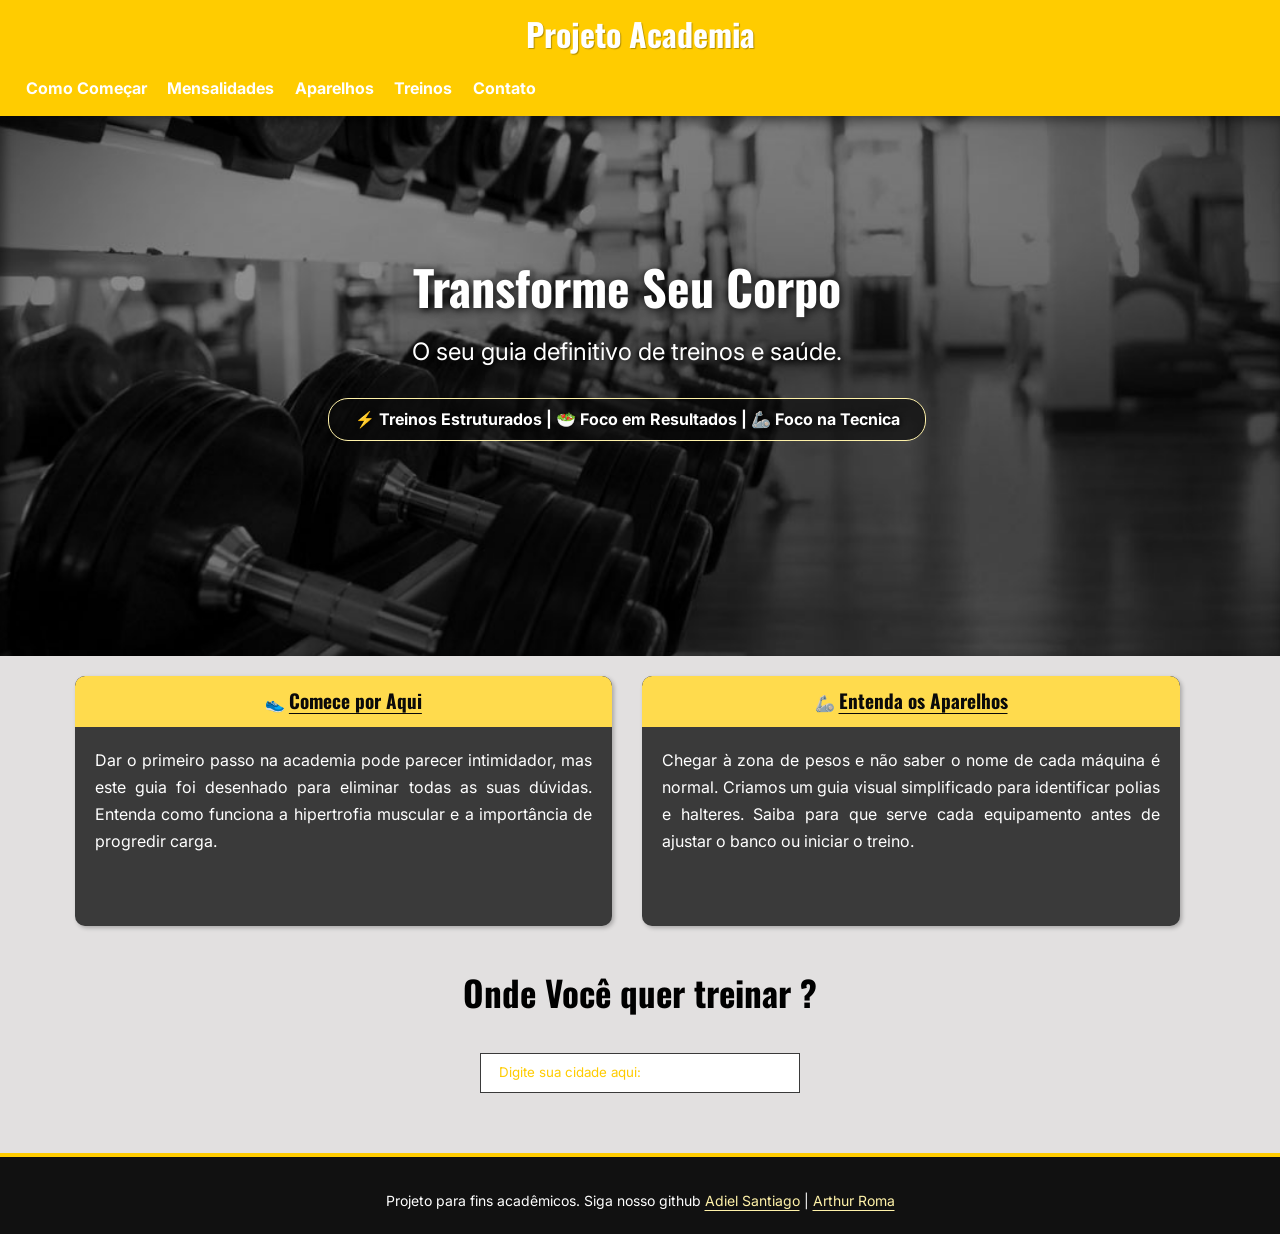
<file: index.html>
<!DOCTYPE html>
<html lang="pt-br">
<head>
    <meta charset="UTF-8">
    <meta name="viewport" content="width=device-width, initial-scale=1.0">
    <link rel="stylesheet" href="css/home.css">
    <title>Projeto academia</title>
</head>
<body>

    <header>
        <h1>Projeto Academia</h1>
        <nav>
            <a href="html/Guia de Iniciaçao.html">Como Começar</a>
            <a href="html/planos.html">Mensalidades</a> 
            <a href="html/aparelhos.html">Aparelhos</a>
            <a href="html/exercicios.html">Treinos</a>
            <a href="html/contato.html">Contato</a>
        
        </nav>
    </header>

    <main>
        <section class="Imagem_paralax">
            <h1>Transforme Seu Corpo</h1>
            <p>O seu guia definitivo de treinos e saúde.</p>
            
            <div class="destaque_paralax">
                <p>⚡ Treinos Estruturados | 🥗 Foco em Resultados | 🦾 Foco na Tecnica</p>
            </div>
        </section>

        <section id="cards">
            <div class="cartões_de_destaque">
                <h4>👟 <a href="html/Guia de Iniciaçao.html">Comece por Aqui</a></h4>
                <p>
                    Dar o primeiro passo na academia pode parecer intimidador, mas este guia foi desenhado para eliminar todas as suas 
                    dúvidas. Entenda como funciona a hipertrofia muscular e a importância de progredir carga.
                </p>
            </div>
            
            <div class="cartões_de_destaque">
                <h4>🦾 <a href="html/aparelhos.html">Entenda os Aparelhos</a></h4>
                <p>
                    Chegar à zona de pesos e não saber o nome de cada máquina é normal. Criamos um guia visual simplificado para 
                    identificar polias e halteres. Saiba para que serve cada equipamento antes de ajustar o banco ou iniciar o treino.
                </p>
            </div>
        </section>

        <section class="input">
            <h1>Onde Você quer treinar ?</h1>
            <form>
                <input type="text" name="cidade_treino" list="lista_cidades" autocomplete="on" placeholder="Digite sua cidade aqui: ">
                
                <datalist id="lista_cidades">
                    <option value="São Paulo - SP">
                    <option value="Rio de Janeiro - RJ">
                    <option value="Belo Horizonte - MG">
                    <option value="Brasília - DF">
                    <option value="Curitiba - PR">
                    <option value="Porto Alegre - RS">
                    <option value="Salvador - BA">
                    <option value="Recife - PE">
                    <option value="Fortaleza - CE">
                    <option value="João Pessoa - PB">
                    <option value="Goiânia - GO">
                    <option value="Florianópolis - SC">
                    <option value="Manaus - AM">
                </datalist>
            </form>
        </section>
    </main>

    <aside>
        <!-- Conteúdo lateral opcional -->
    </aside>

    <footer>
        <p>Projeto para fins acadêmicos. Siga nosso github 
            <a href="https://github.com/AdielSantiago/" target="_blank">Adiel Santiago</a> | 
            <a href="https://github.com/Arthur-Roma1" target="_blank">Arthur Roma</a>
        </p>
    </footer>

</body>
</html>
</file>
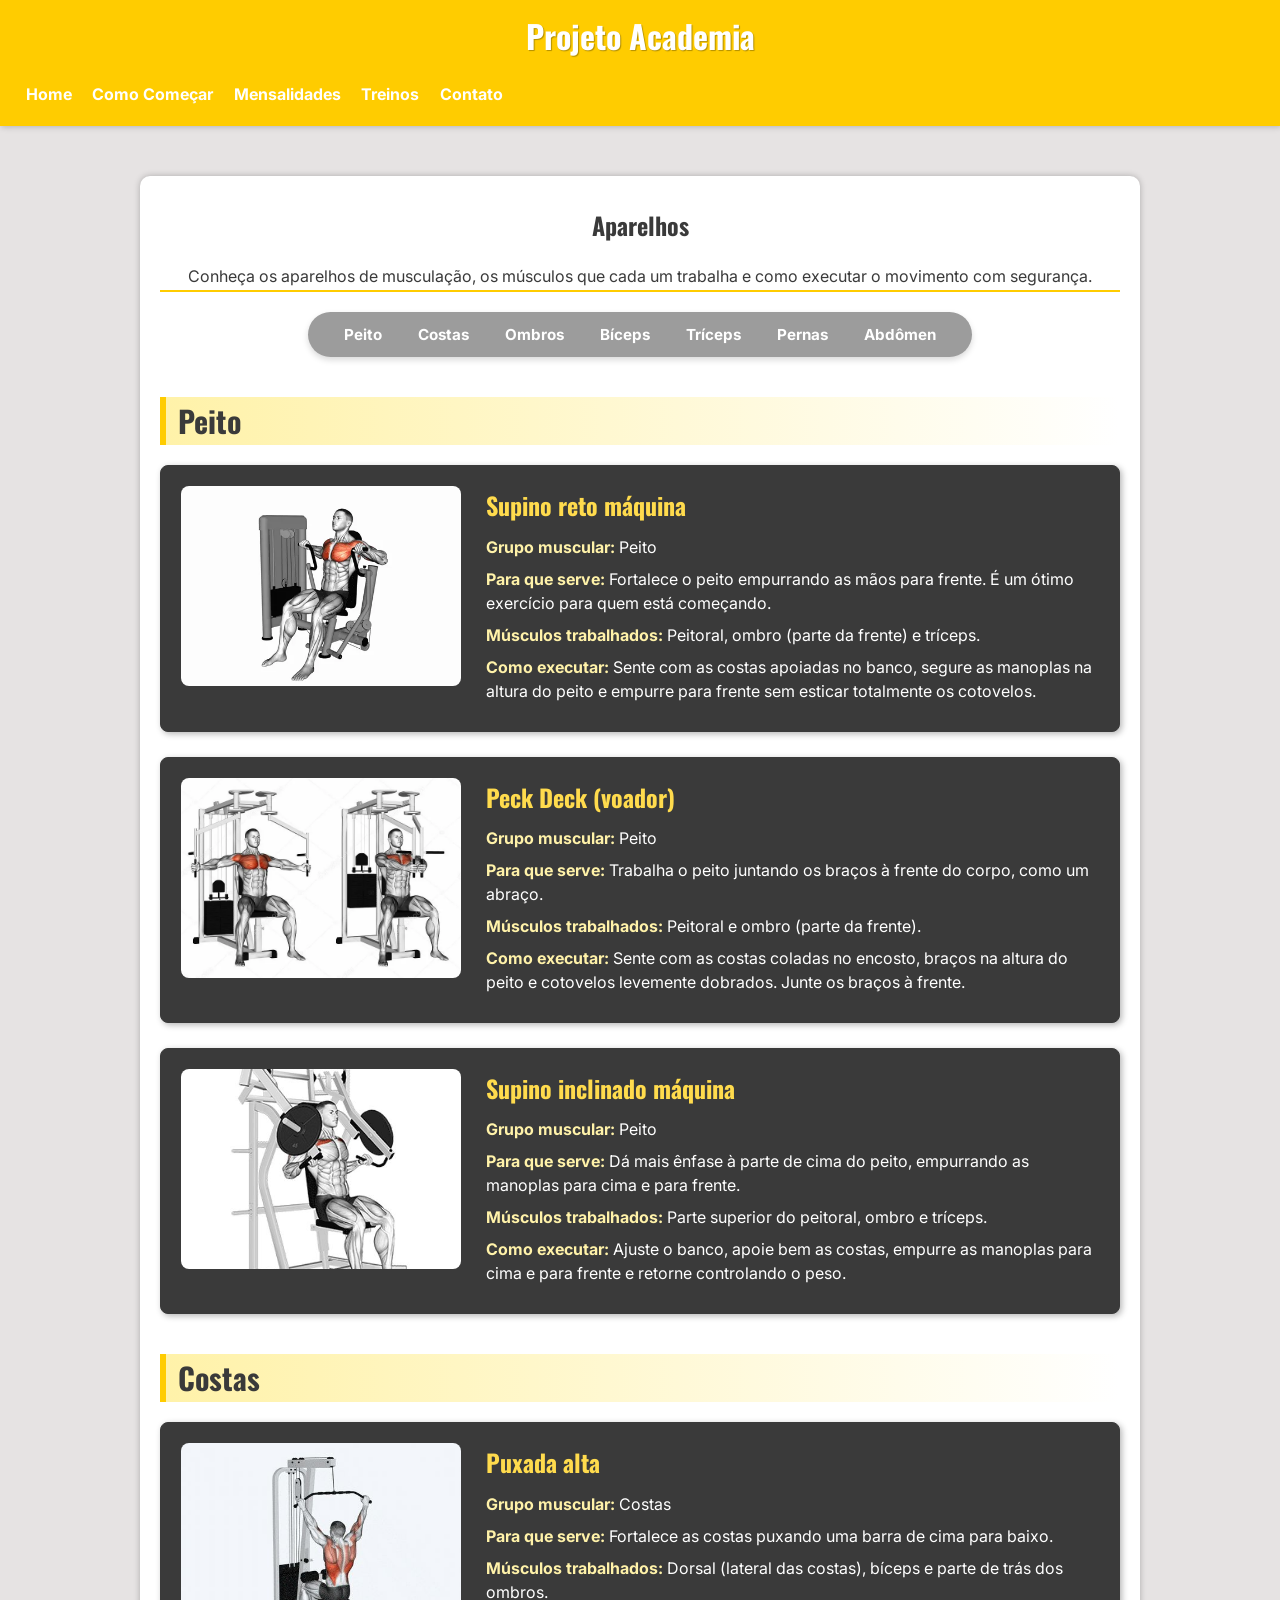
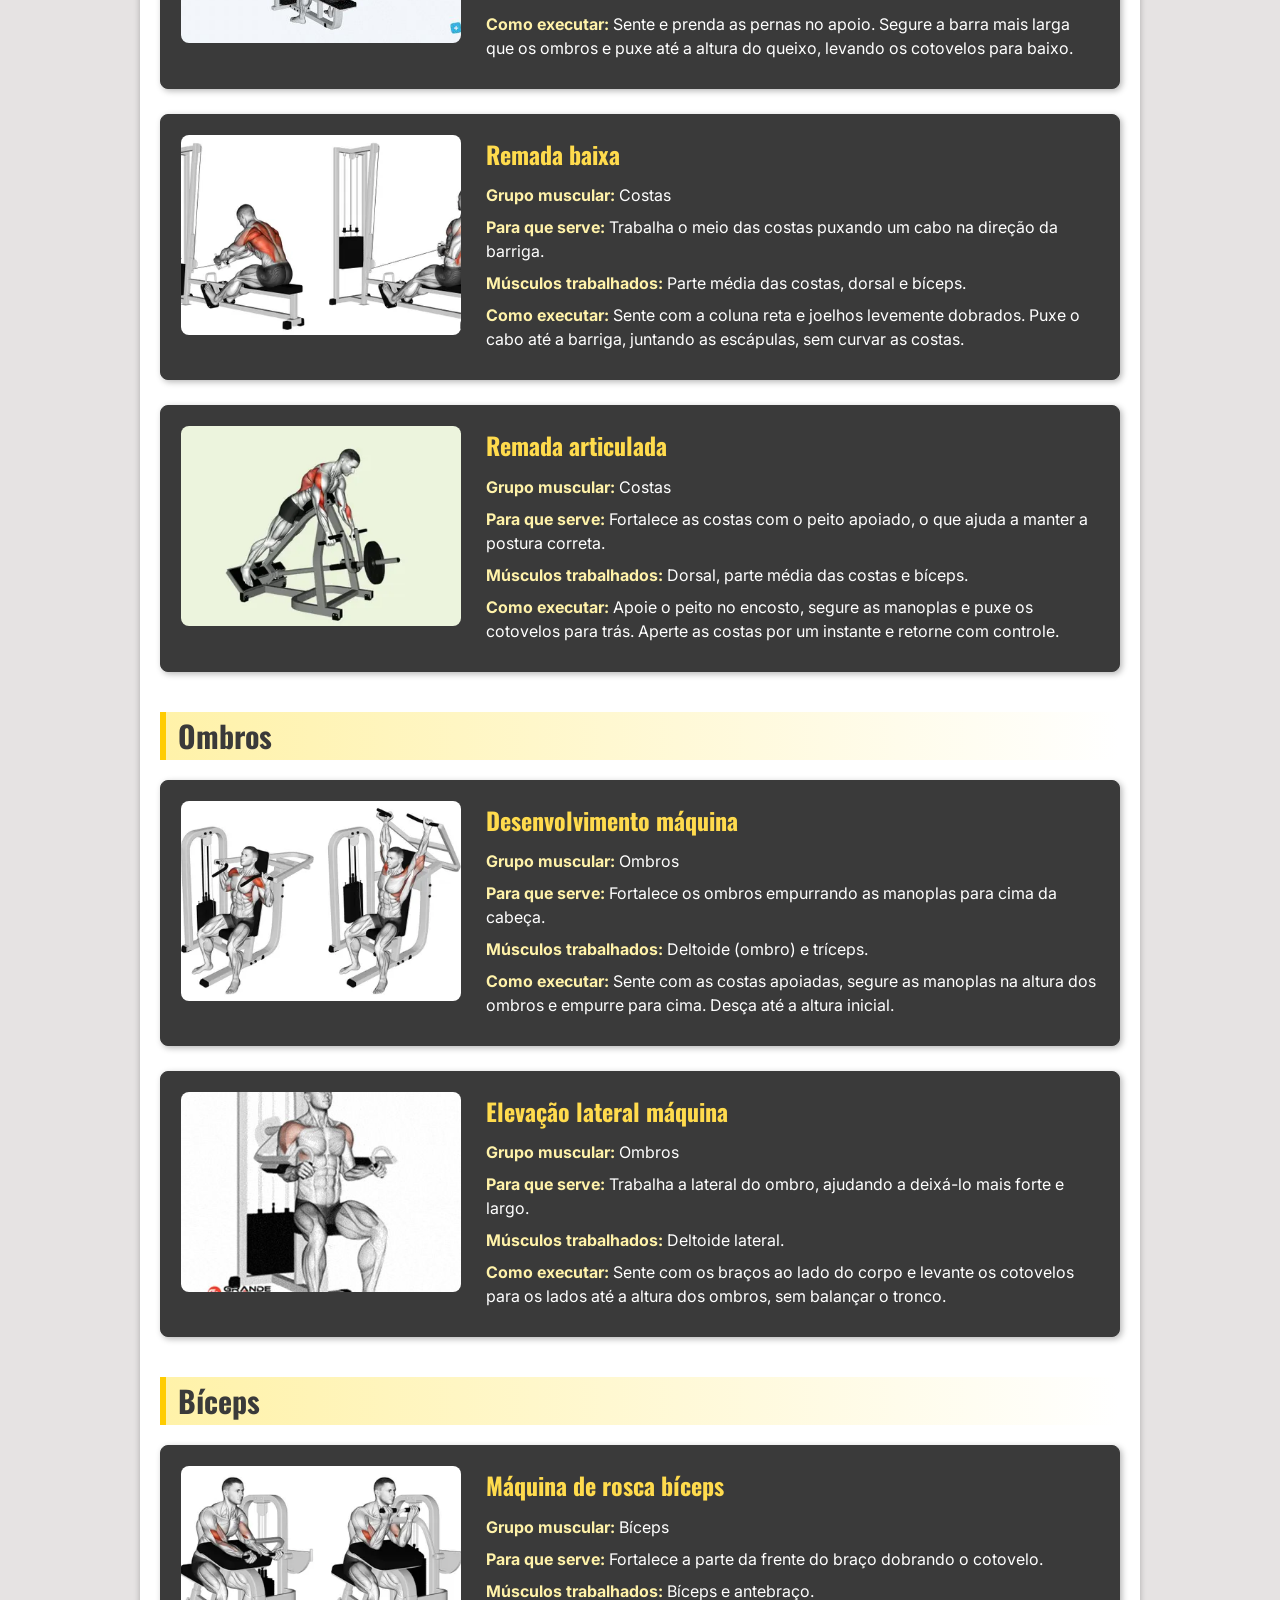
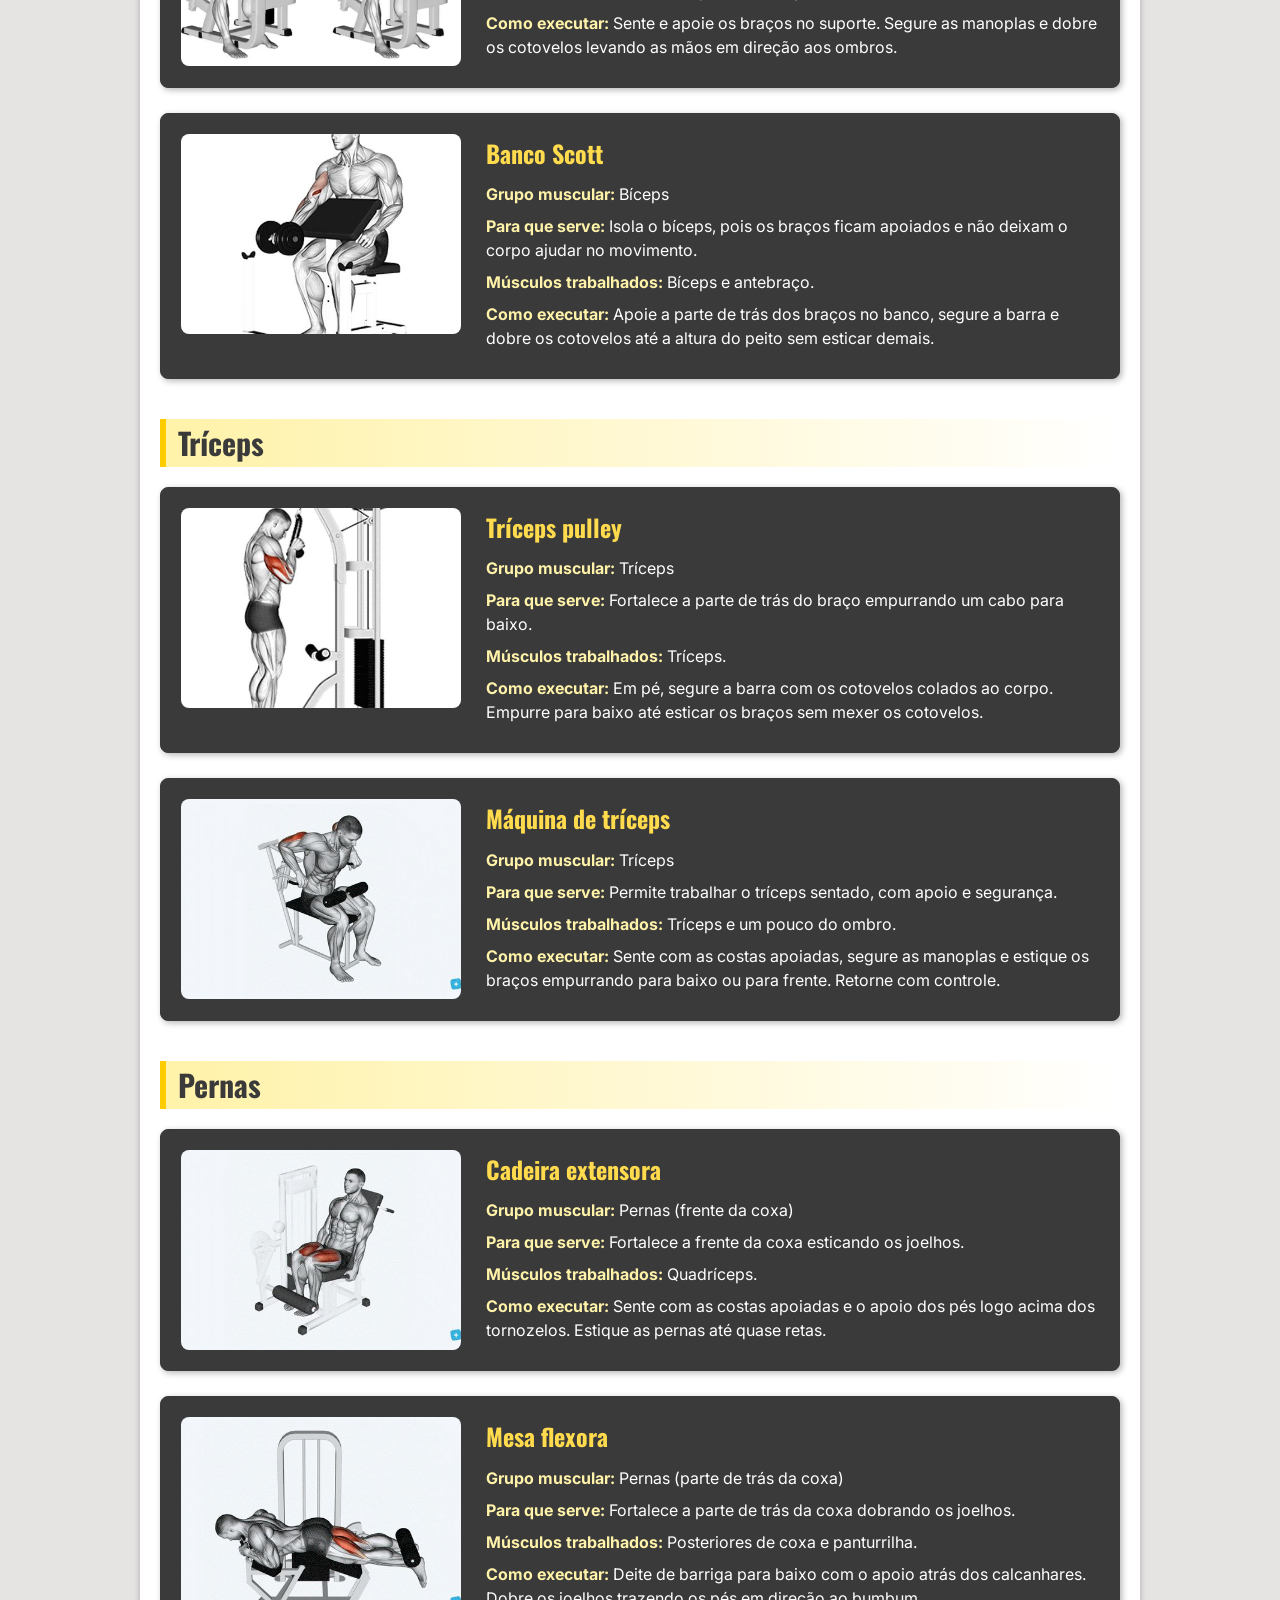
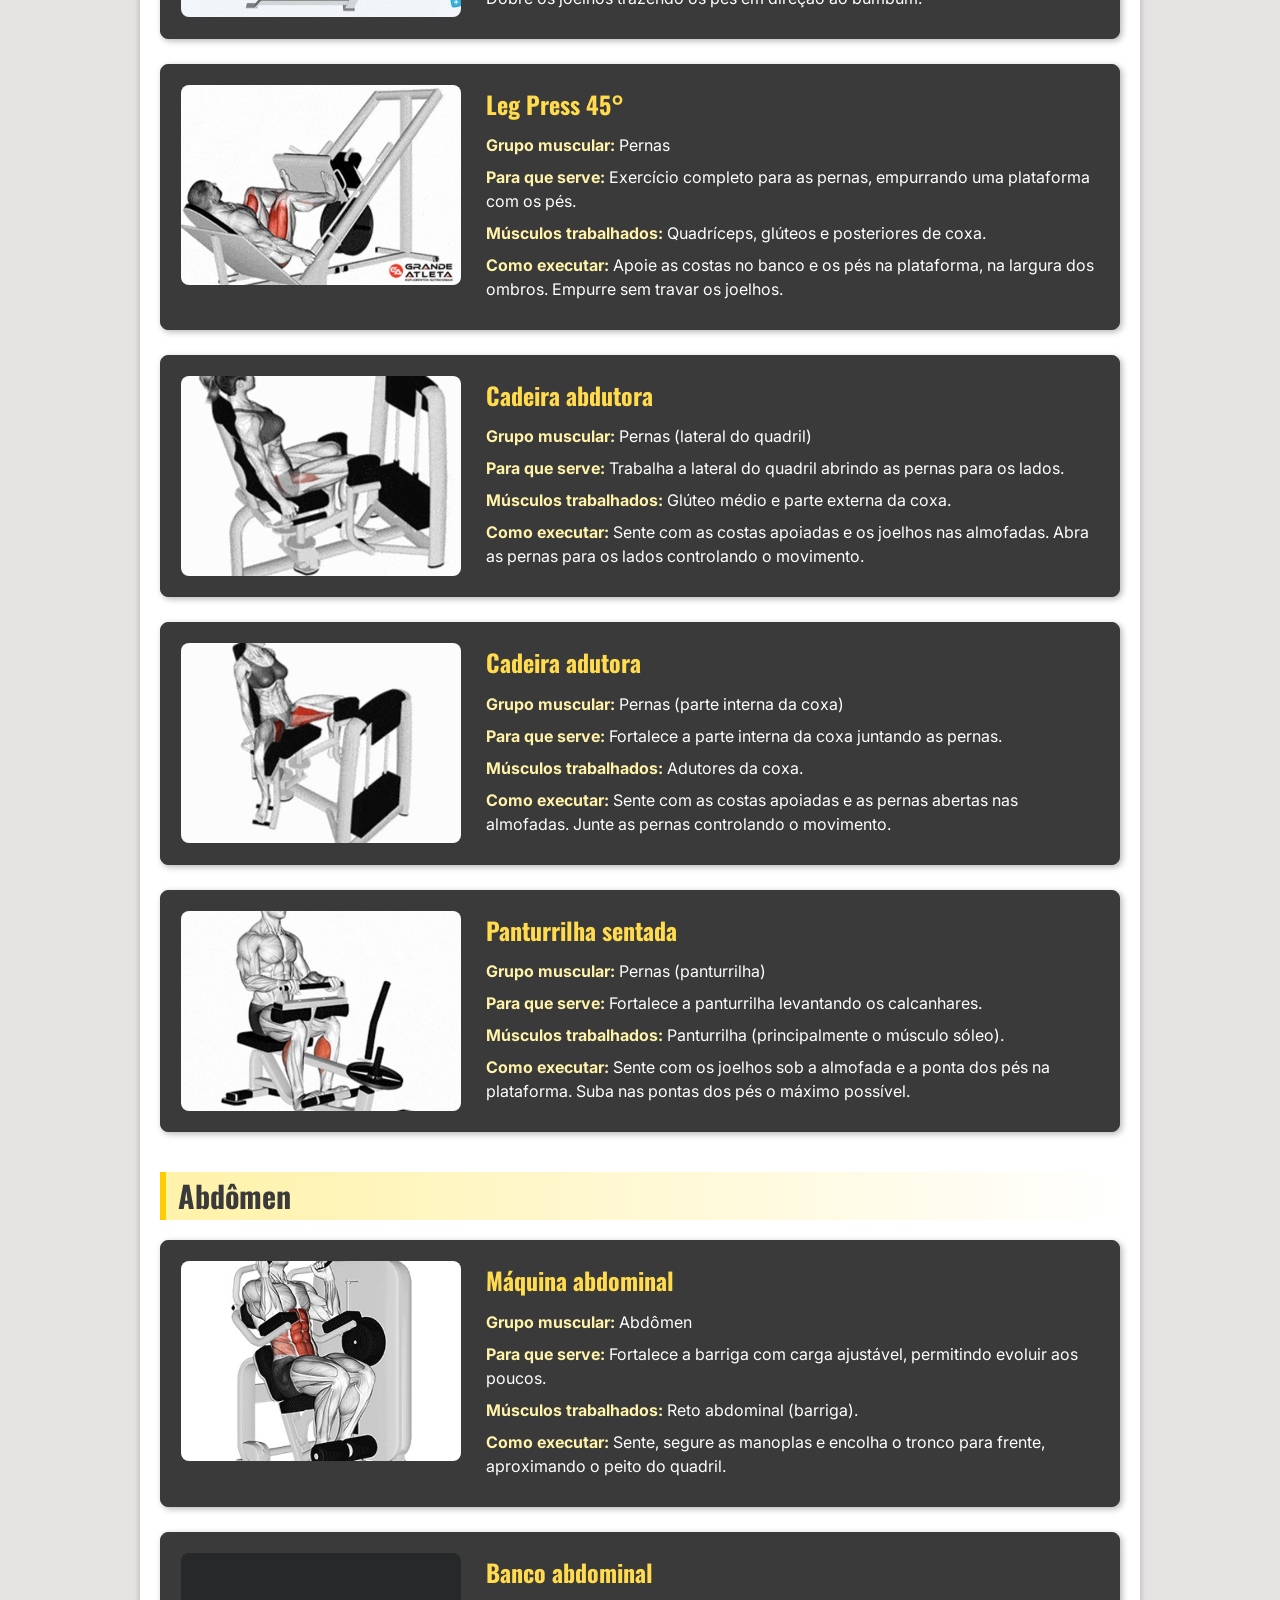
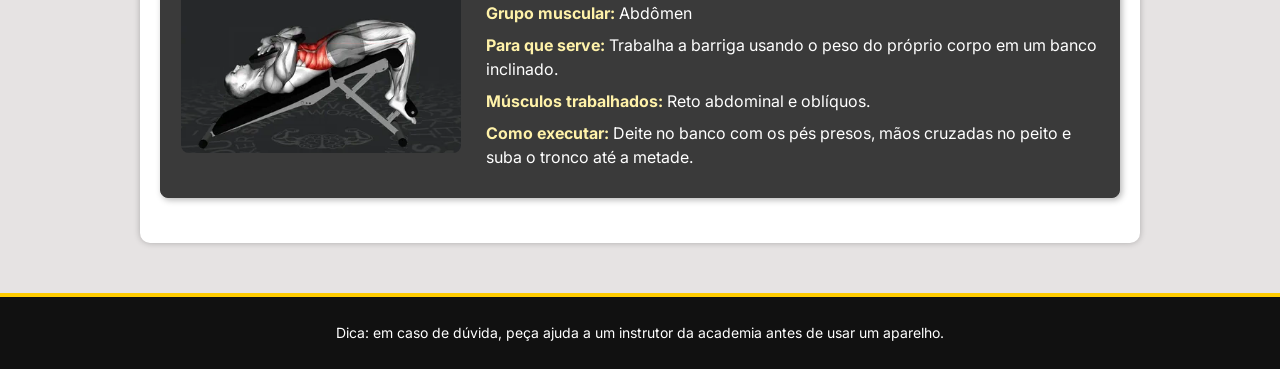
<file: html/aparelhos.html>
<!DOCTYPE html>
<html lang="pt-BR">
<head>
    <meta charset="UTF-8">
    <meta name="viewport" content="width=device-width, initial-scale=1.0">
    <link rel="stylesheet" href="../css/aparelhos.css">
    <title>Aparelhos da Academia</title>
</head>
<body>

    <header>
        <h1>Projeto Academia</h1>
        <nav>
            <a href="../index.html">Home</a>
            <a href="Guia de Iniciaçao.html">Como Começar</a>
            <a href="planos.html">Mensalidades</a> 
            <a href="exercicios.html">Treinos</a>
            <a href="contato.html">Contato</a>
        </nav>
    </header>

    <main class="container">

        <section class="header">
        <h1>Aparelhos</h1>
        <p>Conheça os aparelhos de musculação, os músculos que cada um trabalha e como executar o movimento com segurança.</p>
        <hr>
        <nav>
            <a href="#peito">Peito</a>
            <a href="#costas">Costas</a>
            <a href="#ombros">Ombros</a>
            <a href="#biceps">Bíceps</a>
            <a href="#triceps">Tríceps</a>
            <a href="#pernas">Pernas</a>
            <a href="#abdomen">Abdômen</a>
        </nav>
    </section>

        <section id="peito">
            <h2>Peito</h2>

            <article>
                <img src="../image/supinreto na maquina.webp" alt="Aparelho de supino reto na máquina">
                <div>
                    <h3>Supino reto máquina</h3>
                    <p><strong>Grupo muscular:</strong> Peito</p>
                    <p><strong>Para que serve:</strong> Fortalece o peito empurrando as mãos para frente. É um ótimo exercício para quem está começando.</p>
                    <p><strong>Músculos trabalhados:</strong> Peitoral, ombro (parte da frente) e tríceps.</p>
                    <p><strong>Como executar:</strong> Sente com as costas apoiadas no banco, segure as manoplas na altura do peito e empurre para frente sem esticar totalmente os cotovelos.</p>
                </div>
            </article>

            <article>
                <img src="../image/peck deck.webp" alt="Aparelho Peck Deck, também chamado de voador">
                <div>
                    <h3>Peck Deck (voador)</h3>
                    <p><strong>Grupo muscular:</strong> Peito</p>
                    <p><strong>Para que serve:</strong> Trabalha o peito juntando os braços à frente do corpo, como um abraço.</p>
                    <p><strong>Músculos trabalhados:</strong> Peitoral e ombro (parte da frente).</p>
                    <p><strong>Como executar:</strong> Sente com as costas coladas no encosto, braços na altura do peito e cotovelos levemente dobrados. Junte os braços à frente.</p>
                </div>
            </article>

            <article>
                <img src="../image/supino inclinado na maquina.jpg" alt="Aparelho de supino inclinado na máquina">
                <div>
                    <h3>Supino inclinado máquina</h3>
                    <p><strong>Grupo muscular:</strong> Peito</p>
                    <p><strong>Para que serve:</strong> Dá mais ênfase à parte de cima do peito, empurrando as manoplas para cima e para frente.</p>
                    <p><strong>Músculos trabalhados:</strong> Parte superior do peitoral, ombro e tríceps.</p>
                    <p><strong>Como executar:</strong> Ajuste o banco, apoie bem as costas, empurre as manoplas para cima e para frente e retorne controlando o peso.</p>
                </div>
            </article>
        </section>

        <section id="costas">
            <h2>Costas</h2>

            <article>
                <img src="../image/puxada frontal.jpg" alt="Aparelho de puxada alta com barra">
                <div>
                    <h3>Puxada alta</h3>
                    <p><strong>Grupo muscular:</strong> Costas</p>
                    <p><strong>Para que serve:</strong> Fortalece as costas puxando uma barra de cima para baixo.</p>
                    <p><strong>Músculos trabalhados:</strong> Dorsal (lateral das costas), bíceps e parte de trás dos ombros.</p>
                    <p><strong>Como executar:</strong> Sente e prenda as pernas no apoio. Segure a barra mais larga que os ombros e puxe até a altura do queixo, levando os cotovelos para baixo.</p>
                </div>
            </article>

            <article>
                <img src="../image/remada baixa.webp" alt="Aparelho de remada baixa com cabo">
                <div>
                    <h3>Remada baixa</h3>
                    <p><strong>Grupo muscular:</strong> Costas</p>
                    <p><strong>Para que serve:</strong> Trabalha o meio das costas puxando um cabo na direção da barriga.</p>
                    <p><strong>Músculos trabalhados:</strong> Parte média das costas, dorsal e bíceps.</p>
                    <p><strong>Como executar:</strong> Sente com a coluna reta e joelhos levemente dobrados. Puxe o cabo até a barriga, juntando as escápulas, sem curvar as costas.</p>
                </div>
            </article>

            <article>
                <img src="../image/remada articulada.webp" alt="Aparelho de remada articulada com apoio para o peito">
                <div>
                    <h3>Remada articulada</h3>
                    <p><strong>Grupo muscular:</strong> Costas</p>
                    <p><strong>Para que serve:</strong> Fortalece as costas com o peito apoiado, o que ajuda a manter a postura correta.</p>
                    <p><strong>Músculos trabalhados:</strong> Dorsal, parte média das costas e bíceps.</p>
                    <p><strong>Como executar:</strong> Apoie o peito no encosto, segure as manoplas e puxe os cotovelos para trás. Aperte as costas por um instante e retorne com controle.</p>
                </div>
            </article>
        </section>

        <section id="ombros">
            <h2>Ombros</h2>

            <article>
                <img src="../image/machine shoulder press.webp" alt="Aparelho de desenvolvimento para ombros">
                <div>
                    <h3>Desenvolvimento máquina</h3>
                    <p><strong>Grupo muscular:</strong> Ombros</p>
                    <p><strong>Para que serve:</strong> Fortalece os ombros empurrando as manoplas para cima da cabeça.</p>
                    <p><strong>Músculos trabalhados:</strong> Deltoide (ombro) e tríceps.</p>
                    <p><strong>Como executar:</strong> Sente com as costas apoiadas, segure as manoplas na altura dos ombros e empurre para cima. Desça até a altura inicial.</p>
                </div>
            </article>

            <article>
                <img src="../image/elevacao lateral na maquina.jpg" alt="Aparelho de elevação lateral para ombros">
                <div>
                    <h3>Elevação lateral máquina</h3>
                    <p><strong>Grupo muscular:</strong> Ombros</p>
                    <p><strong>Para que serve:</strong> Trabalha a lateral do ombro, ajudando a deixá-lo mais forte e largo.</p>
                    <p><strong>Músculos trabalhados:</strong> Deltoide lateral.</p>
                    <p><strong>Como executar:</strong> Sente com os braços ao lado do corpo e levante os cotovelos para os lados até a altura dos ombros, sem balançar o tronco.</p>
                </div>
            </article>
        </section>

        <section id="biceps">
            <h2>Bíceps</h2>

            <article>
                <img src="../image/maquina de rosca biceps.webp" alt="Máquina de rosca para bíceps">
                <div>
                    <h3>Máquina de rosca bíceps</h3>
                    <p><strong>Grupo muscular:</strong> Bíceps</p>
                    <p><strong>Para que serve:</strong> Fortalece a parte da frente do braço dobrando o cotovelo.</p>
                    <p><strong>Músculos trabalhados:</strong> Bíceps e antebraço.</p>
                    <p><strong>Como executar:</strong> Sente e apoie os braços no suporte. Segure as manoplas e dobre os cotovelos levando as mãos em direção aos ombros.</p>
                </div>
            </article>

            <article>
                <img src="../image/Rosca Scott com halteres.jpg" alt="Banco Scott para rosca de bíceps">
                <div>
                    <h3>Banco Scott</h3>
                    <p><strong>Grupo muscular:</strong> Bíceps</p>
                    <p><strong>Para que serve:</strong> Isola o bíceps, pois os braços ficam apoiados e não deixam o corpo ajudar no movimento.</p>
                    <p><strong>Músculos trabalhados:</strong> Bíceps e antebraço.</p>
                    <p><strong>Como executar:</strong> Apoie a parte de trás dos braços no banco, segure a barra e dobre os cotovelos até a altura do peito sem esticar demais.</p>
                </div>
            </article>
        </section>

        <section id="triceps">
            <h2>Tríceps</h2>

            <article>
                <img src="../image/triceps pulley.jpg" alt="Aparelho de tríceps pulley com cabo">
                <div>
                    <h3>Tríceps pulley</h3>
                    <p><strong>Grupo muscular:</strong> Tríceps</p>
                    <p><strong>Para que serve:</strong> Fortalece a parte de trás do braço empurrando um cabo para baixo.</p>
                    <p><strong>Músculos trabalhados:</strong> Tríceps.</p>
                    <p><strong>Como executar:</strong> Em pé, segure a barra com os cotovelos colados ao corpo. Empurre para baixo até esticar os braços sem mexer os cotovelos.</p>
                </div>
            </article>

            <article>
                <img src="../image/treino de triceps em.jpg" alt="Máquina de tríceps sentada">
                <div>
                    <h3>Máquina de tríceps</h3>
                    <p><strong>Grupo muscular:</strong> Tríceps</p>
                    <p><strong>Para que serve:</strong> Permite trabalhar o tríceps sentado, com apoio e segurança.</p>
                    <p><strong>Músculos trabalhados:</strong> Tríceps e um pouco do ombro.</p>
                    <p><strong>Como executar:</strong> Sente com as costas apoiadas, segure as manoplas e estique os braços empurrando para baixo ou para frente. Retorne com controle.</p>
                </div>
            </article>
        </section>

        <section id="pernas">
            <h2>Pernas</h2>

            <article>
                <img src="../image/cadeira extensora.jpg" alt="Cadeira extensora para as coxas">
                <div>
                    <h3>Cadeira extensora</h3>
                    <p><strong>Grupo muscular:</strong> Pernas (frente da coxa)</p>
                    <p><strong>Para que serve:</strong> Fortalece a frente da coxa esticando os joelhos.</p>
                    <p><strong>Músculos trabalhados:</strong> Quadríceps.</p>
                    <p><strong>Como executar:</strong> Sente com as costas apoiadas e o apoio dos pés logo acima dos tornozelos. Estique as pernas até quase retas.</p>
                </div>
            </article>

            <article>
                <img src="../image/mesa flexora.jpg" alt="Mesa flexora para a parte de trás da coxa">
                <div>
                    <h3>Mesa flexora</h3>
                    <p><strong>Grupo muscular:</strong> Pernas (parte de trás da coxa)</p>
                    <p><strong>Para que serve:</strong> Fortalece a parte de trás da coxa dobrando os joelhos.</p>
                    <p><strong>Músculos trabalhados:</strong> Posteriores de coxa e panturrilha.</p>
                    <p><strong>Como executar:</strong> Deite de barriga para baixo com o apoio atrás dos calcanhares. Dobre os joelhos trazendo os pés em direção ao bumbum.</p>
                </div>
            </article>

            <article>
                <img src="../image/leg press 45°.jpg" alt="Aparelho Leg Press 45 graus">
                <div>
                    <h3>Leg Press 45°</h3>
                    <p><strong>Grupo muscular:</strong> Pernas</p>
                    <p><strong>Para que serve:</strong> Exercício completo para as pernas, empurrando uma plataforma com os pés.</p>
                    <p><strong>Músculos trabalhados:</strong> Quadríceps, glúteos e posteriores de coxa.</p>
                    <p><strong>Como executar:</strong> Apoie as costas no banco e os pés na plataforma, na largura dos ombros. Empurre sem travar os joelhos.</p>
                </div>
            </article>

            <article>
                <img src="../image/abdutora.jpg" alt="Cadeira abdutora para a lateral do quadril">
                <div>
                    <h3>Cadeira abdutora</h3>
                    <p><strong>Grupo muscular:</strong> Pernas (lateral do quadril)</p>
                    <p><strong>Para que serve:</strong> Trabalha a lateral do quadril abrindo as pernas para os lados.</p>
                    <p><strong>Músculos trabalhados:</strong> Glúteo médio e parte externa da coxa.</p>
                    <p><strong>Como executar:</strong> Sente com as costas apoiadas e os joelhos nas almofadas. Abra as pernas para os lados controlando o movimento.</p>
                </div>
            </article>

            <article>
                <img src="../image/adutores.jpg" alt="Cadeira adutora para a parte interna da coxa">
                <div>
                    <h3>Cadeira adutora</h3>
                    <p><strong>Grupo muscular:</strong> Pernas (parte interna da coxa)</p>
                    <p><strong>Para que serve:</strong> Fortalece a parte interna da coxa juntando as pernas.</p>
                    <p><strong>Músculos trabalhados:</strong> Adutores da coxa.</p>
                    <p><strong>Como executar:</strong> Sente com as costas apoiadas e as pernas abertas nas almofadas. Junte as pernas controlando o movimento.</p>
                </div>
            </article>

            <article>
                <img src="../image/Panturrilha Sentado Maquina.jpg" alt="Aparelho de panturrilha sentada">
                <div>
                    <h3>Panturrilha sentada</h3>
                    <p><strong>Grupo muscular:</strong> Pernas (panturrilha)</p>
                    <p><strong>Para que serve:</strong> Fortalece a panturrilha levantando os calcanhares.</p>
                    <p><strong>Músculos trabalhados:</strong> Panturrilha (principalmente o músculo sóleo).</p>
                    <p><strong>Como executar:</strong> Sente com os joelhos sob a almofada e a ponta dos pés na plataforma. Suba nas pontas dos pés o máximo possível.</p>
                </div>
            </article>
        </section>

        <section id="abdomen">
            <h2>Abdômen</h2>

            <article>
                <img src="../image/abdominal maquina.jpg" alt="Máquina abdominal sentada">
                <div>
                    <h3>Máquina abdominal</h3>
                    <p><strong>Grupo muscular:</strong> Abdômen</p>
                    <p><strong>Para que serve:</strong> Fortalece a barriga com carga ajustável, permitindo evoluir aos poucos.</p>
                    <p><strong>Músculos trabalhados:</strong> Reto abdominal (barriga).</p>
                    <p><strong>Como executar:</strong> Sente, segure as manoplas e encolha o tronco para frente, aproximando o peito do quadril.</p>
                </div>
            </article>

            <article>
                <img src="../image/abdominal inclinado.webp" alt="Banco abdominal inclinado">
                <div>
                    <h3>Banco abdominal</h3>
                    <p><strong>Grupo muscular:</strong> Abdômen</p>
                    <p><strong>Para que serve:</strong> Trabalha a barriga usando o peso do próprio corpo em um banco inclinado.</p>
                    <p><strong>Músculos trabalhados:</strong> Reto abdominal e oblíquos.</p>
                    <p><strong>Como executar:</strong> Deite no banco com os pés presos, mãos cruzadas no peito e suba o tronco até a metade.</p>
                </div>
            </article>
        </section>

    </main>

    <footer>
        <p>Dica: em caso de dúvida, peça ajuda a um instrutor da academia antes de usar um aparelho.</p>
    </footer>

</body>
</html>
</file>
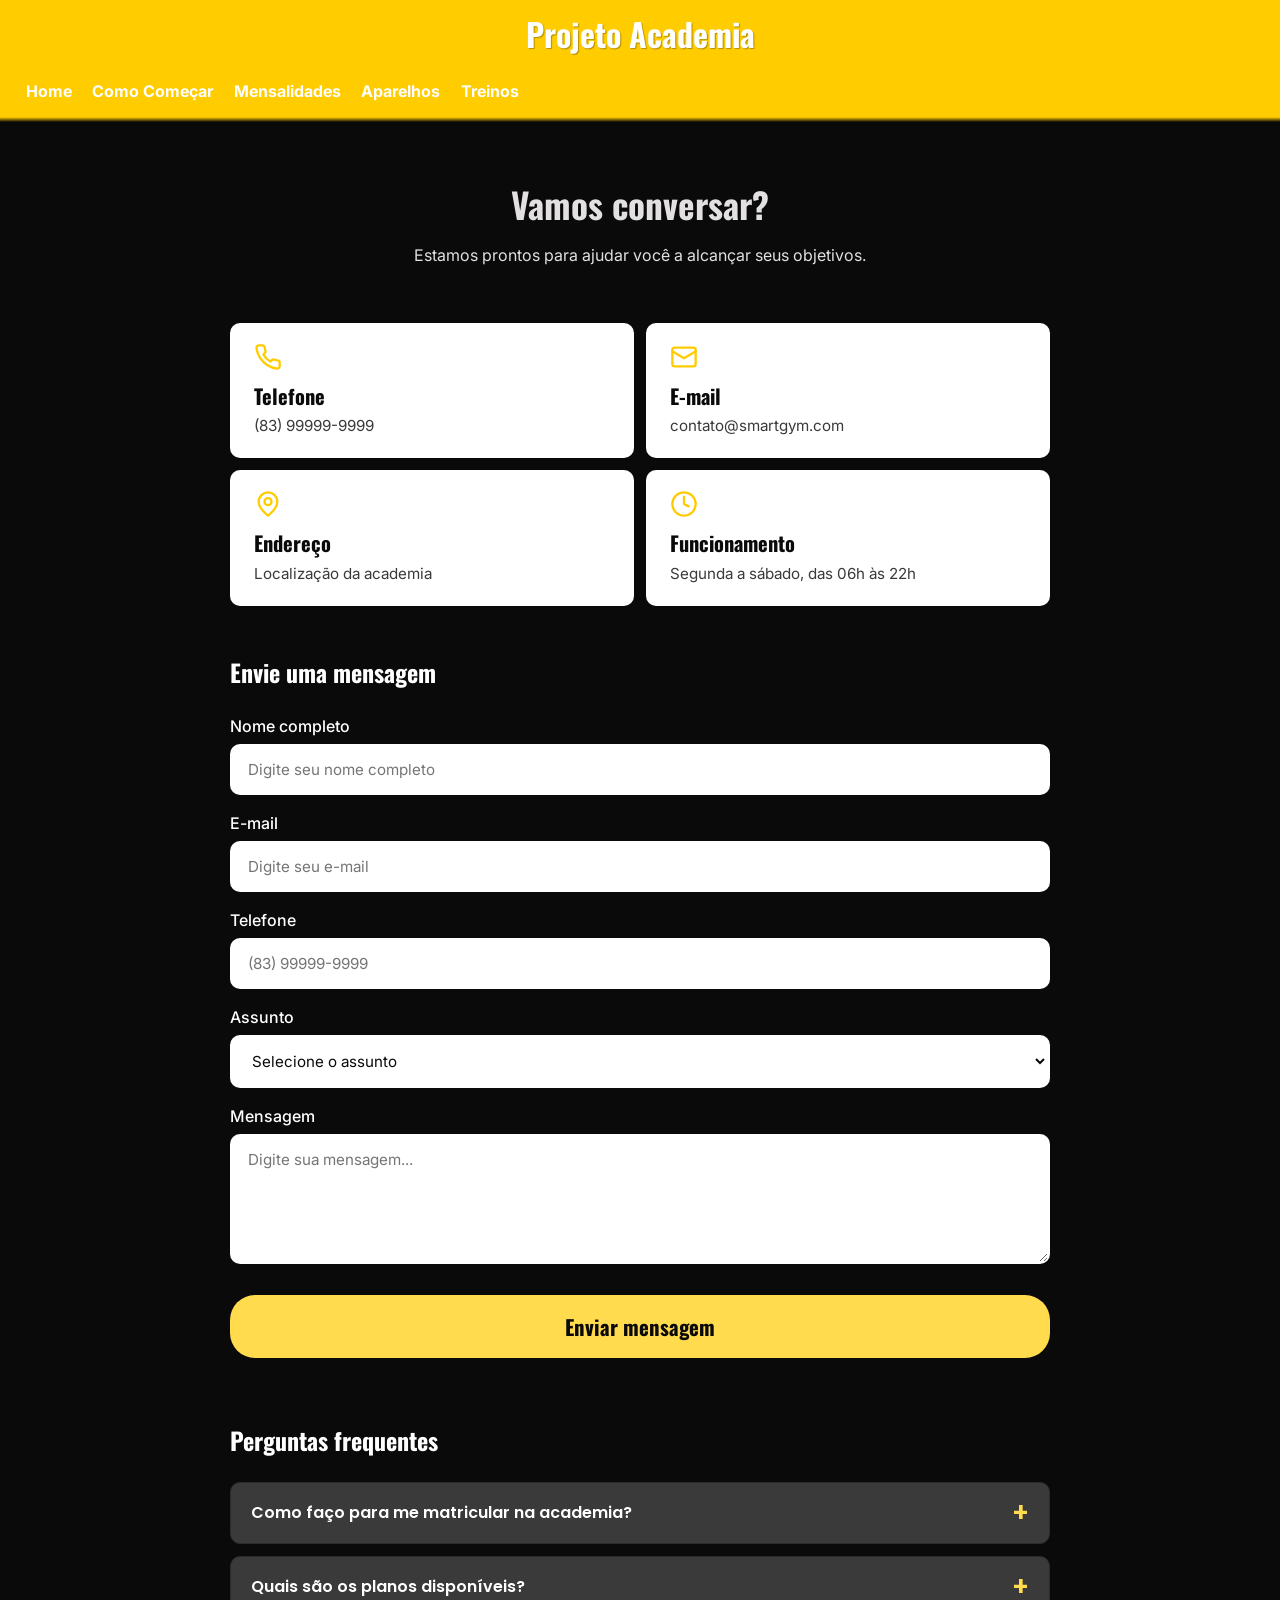
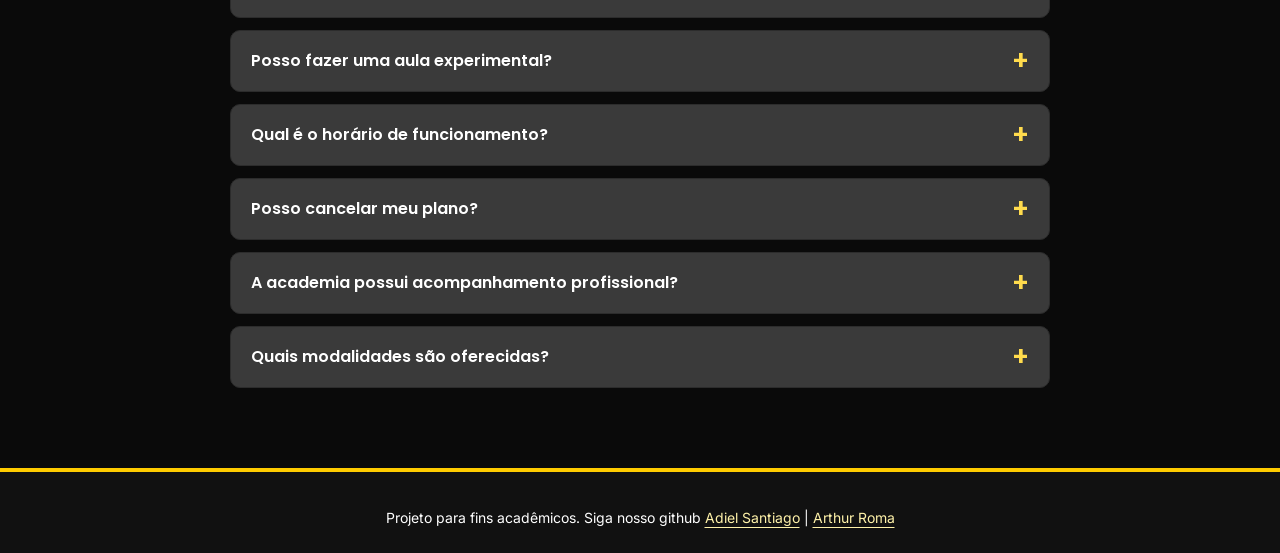
<file: html/contato.html>
<!DOCTYPE html>
<html lang="pt-BR">
<head>
  <meta charset="UTF-8">
  <meta name="viewport" content="width=device-width, initial-scale=1.0">
  <link rel="stylesheet" href="../css/contato.css">
  <title>Contato | Smart Gym</title>
</head>
<body>
  
  <header>
    <h1>Projeto Academia</h1>
      <nav>
            <a href="../index.html">Home</a>
            <a href="Guia de Iniciaçao.html">Como Começar</a>
            <a href="planos.html">Mensalidades</a> 
            <a href="aparelhos.html">Aparelhos</a>
            <a href="exercicios.html">Treinos</a>
      </nav>
  </header>

  <section class="header">
    <h1>Vamos conversar?</h1>
    <p>Estamos prontos para ajudar você a alcançar seus objetivos.</p>
  </section>
  
  <main class="container">

    <!-- CARDS DE CONTATO -->
    <section class="cards">
      <div class="card">
        <svg viewBox="0 0 24 24"><path d="M22 16.9v3a2 2 0 0 1-2.2 2 19.8 19.8 0 0 1-8.6-3.1 19.5 19.5 0 0 1-6-6A19.8 19.8 0 0 1 2.1 4.2 2 2 0 0 1 4.1 2h3a2 2 0 0 1 2 1.7c.1 1 .4 1.9.7 2.8a2 2 0 0 1-.5 2.1L8.1 9.9a16 16 0 0 0 6 6l1.3-1.3a2 2 0 0 1 2.1-.4c.9.3 1.8.6 2.8.7a2 2 0 0 1 1.7 2z"/></svg>
        <h2>Telefone</h2>
        <p>(83) 99999-9999</p>
      </div>

      <div class="card">
        <svg viewBox="0 0 24 24"><rect x="2" y="4" width="20" height="16" rx="2"/><path d="m22 7-10 6L2 7"/></svg>
        <h2>E-mail</h2>
        <p><a href="mailto:contato@smartgym.com">contato@smartgym.com</a></p>
      </div>

      <div class="card">
        <svg viewBox="0 0 24 24"><path d="M20 10c0 6-8 12-8 12S4 16 4 10a8 8 0 0 1 16 0z"/><circle cx="12" cy="10" r="3"/></svg>
        <h2>Endereço</h2>
        <p>Localização da academia</p>
      </div>

      <div class="card">
        <svg viewBox="0 0 24 24"><circle cx="12" cy="12" r="10"/><path d="M12 6v6l4 2"/></svg>
        <h2>Funcionamento</h2>
        <p>Segunda a sábado, das 06h às 22h</p>
      </div>
    </section>

    <!-- FORMULÁRIO -->
   <section class="formulario">
      <h2 class="titulo-secao">Envie uma mensagem</h2>

      <form action="#" method="post">
        <div class="campo">
          <label for="nome">Nome completo</label>
          <input type="text" id="nome" name="nome" placeholder="Digite seu nome completo" required>
        </div>

        <div class="campo">
          <label for="email">E-mail</label>
          <input type="email" id="email" name="email" placeholder="Digite seu e-mail" required>
        </div>

        <div class="campo">
          <label for="telefone">Telefone</label>
          <input type="tel" id="telefone" name="telefone" placeholder="(83) 99999-9999">
        </div>

        <div class="campo">
          <label for="assunto">Assunto</label>
          <select id="assunto" name="assunto" required>
            <option value="" selected disabled>Selecione o assunto</option>
            <option value="matricula">Matrícula</option>
            <option value="planos">Planos e valores</option>
            <option value="aula-experimental">Aula experimental</option>
            <option value="cancelamento">Cancelamento</option>
            <option value="outros">Outros</option>
          </select>
        </div>

        <div class="campo">
          <label for="mensagem">Mensagem</label>
          <textarea id="mensagem" name="mensagem" rows="5" placeholder="Digite sua mensagem..." required></textarea>
        </div>

        <button type="submit" class="botao">Enviar mensagem</button>
      </form>
    </section>

    <!-- FAQ -->
    <section class="faq">
      <h2 class="titulo-secao">Perguntas frequentes</h2>

      <details class="faq__item">
        <summary>Como faço para me matricular na academia?</summary>
        <p>Você pode se matricular presencialmente na recepção, levando um documento com foto, ou entrar em contato conosco pelo telefone ou pelo formulário desta página.</p>
      </details>

      <details class="faq__item">
        <summary>Quais são os planos disponíveis?</summary>
        <p>Temos três planos: Black (R$ 149,90/mês), Fit (R$ 99,90/mês) e Smart (R$ 79,90/mês).</p>
      </details>

      <details class="faq__item">
        <summary>Posso fazer uma aula experimental?</summary>
        <p>Sim! Entre em contato para agendar uma aula experimental e conhecer a estrutura da academia.</p>
      </details>

      <details class="faq__item">
        <summary>Qual é o horário de funcionamento?</summary>
        <p>Funcionamos de segunda a sábado, das 06h às 22h.</p>
      </details>

      <details class="faq__item">
        <summary>Posso cancelar meu plano?</summary>
        <p>Sim. O plano Smart não tem fidelidade. Para os demais planos, consulte as condições com nossa equipe.</p>
      </details>

      <details class="faq__item">
        <summary>A academia possui acompanhamento profissional?</summary>
        <p>Sim. Nossa equipe de Educação Física orienta os exercícios e ajuda a montar o treino ideal.</p>
      </details>

      <details class="faq__item">
        <summary>Quais modalidades são oferecidas?</summary>
        <p>Oferecemos musculação e cardio. Fale com nossa equipe para saber sobre outras aulas.</p>
      </details>
    </section>

  </main>

  <footer>
    <p>Projeto para fins acadêmicos. Siga nosso github 
      <a href="https://github.com/AdielSantiago/" target="_blank">Adiel Santiago</a> | 
      <a href="https://github.com/Arthur-Roma1" target="_blank">Arthur Roma</a>
    </p>
  </footer>

</body>
</html>
</file>
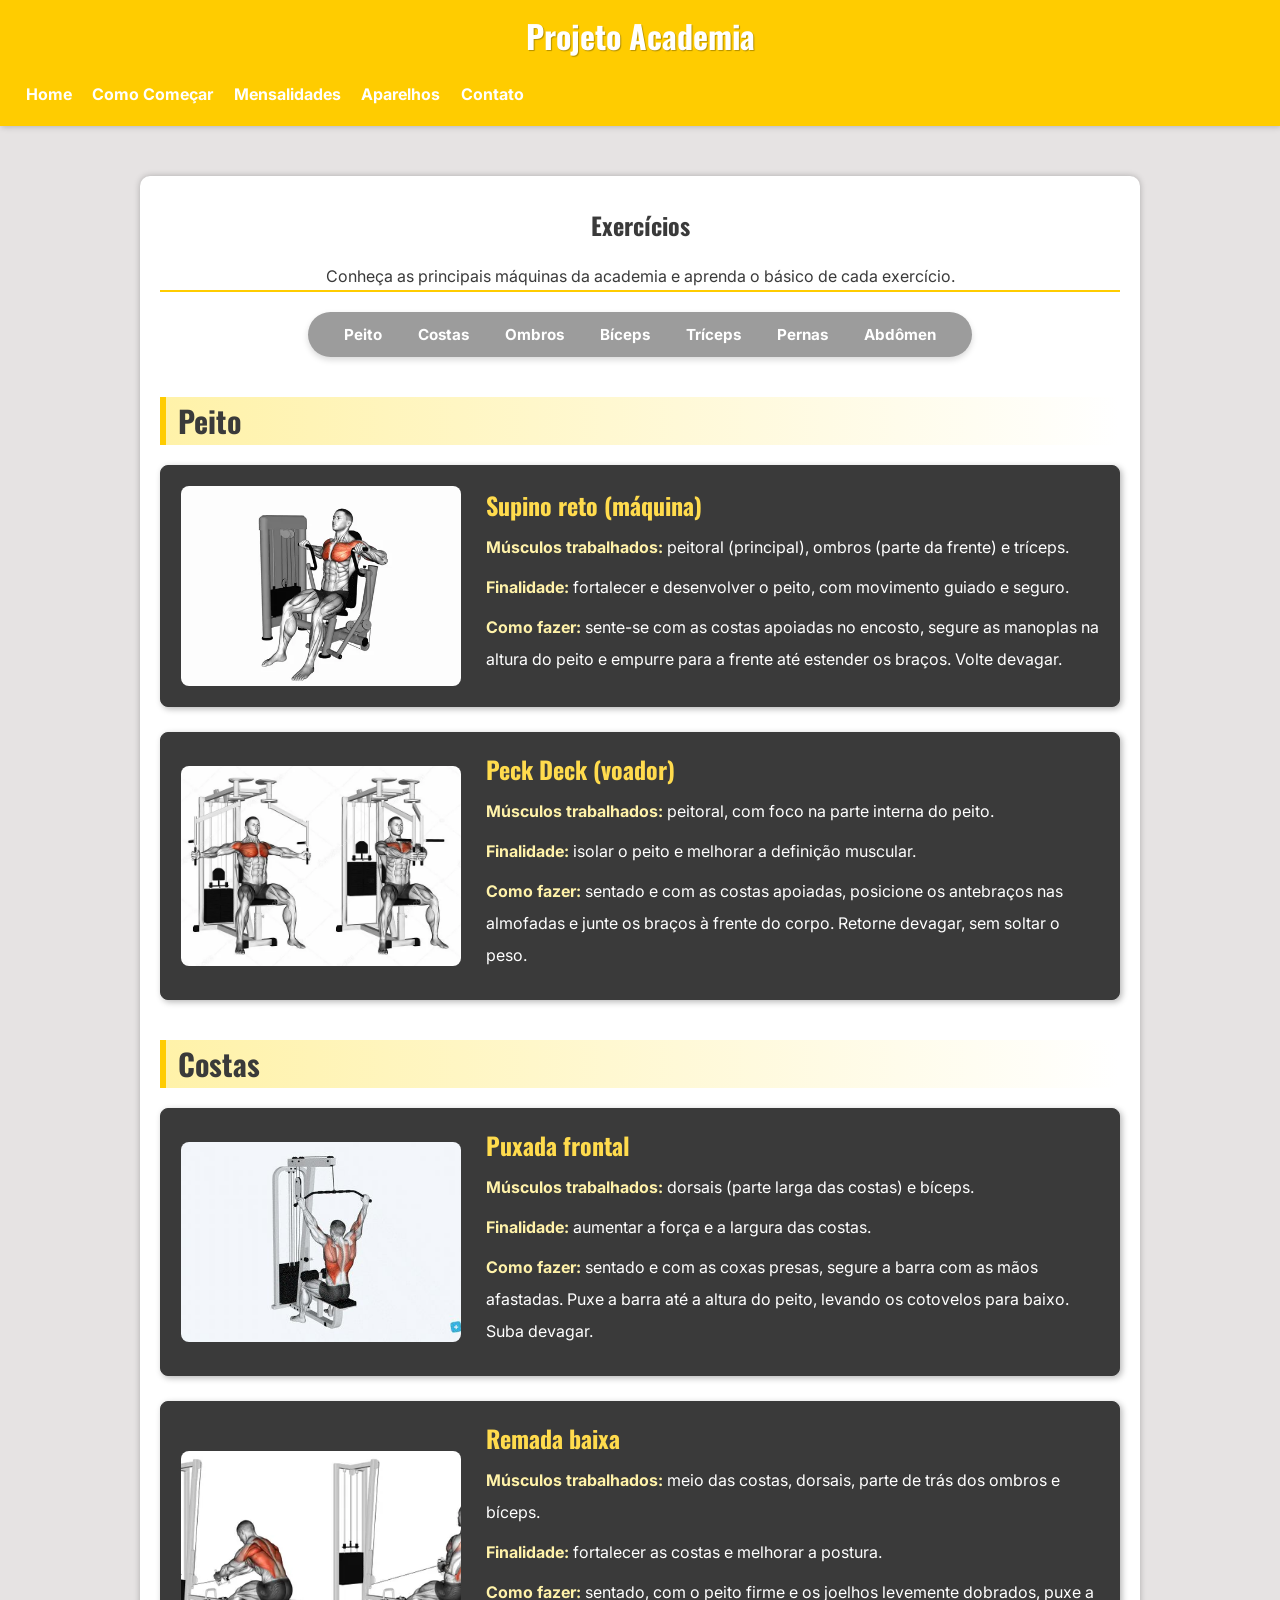
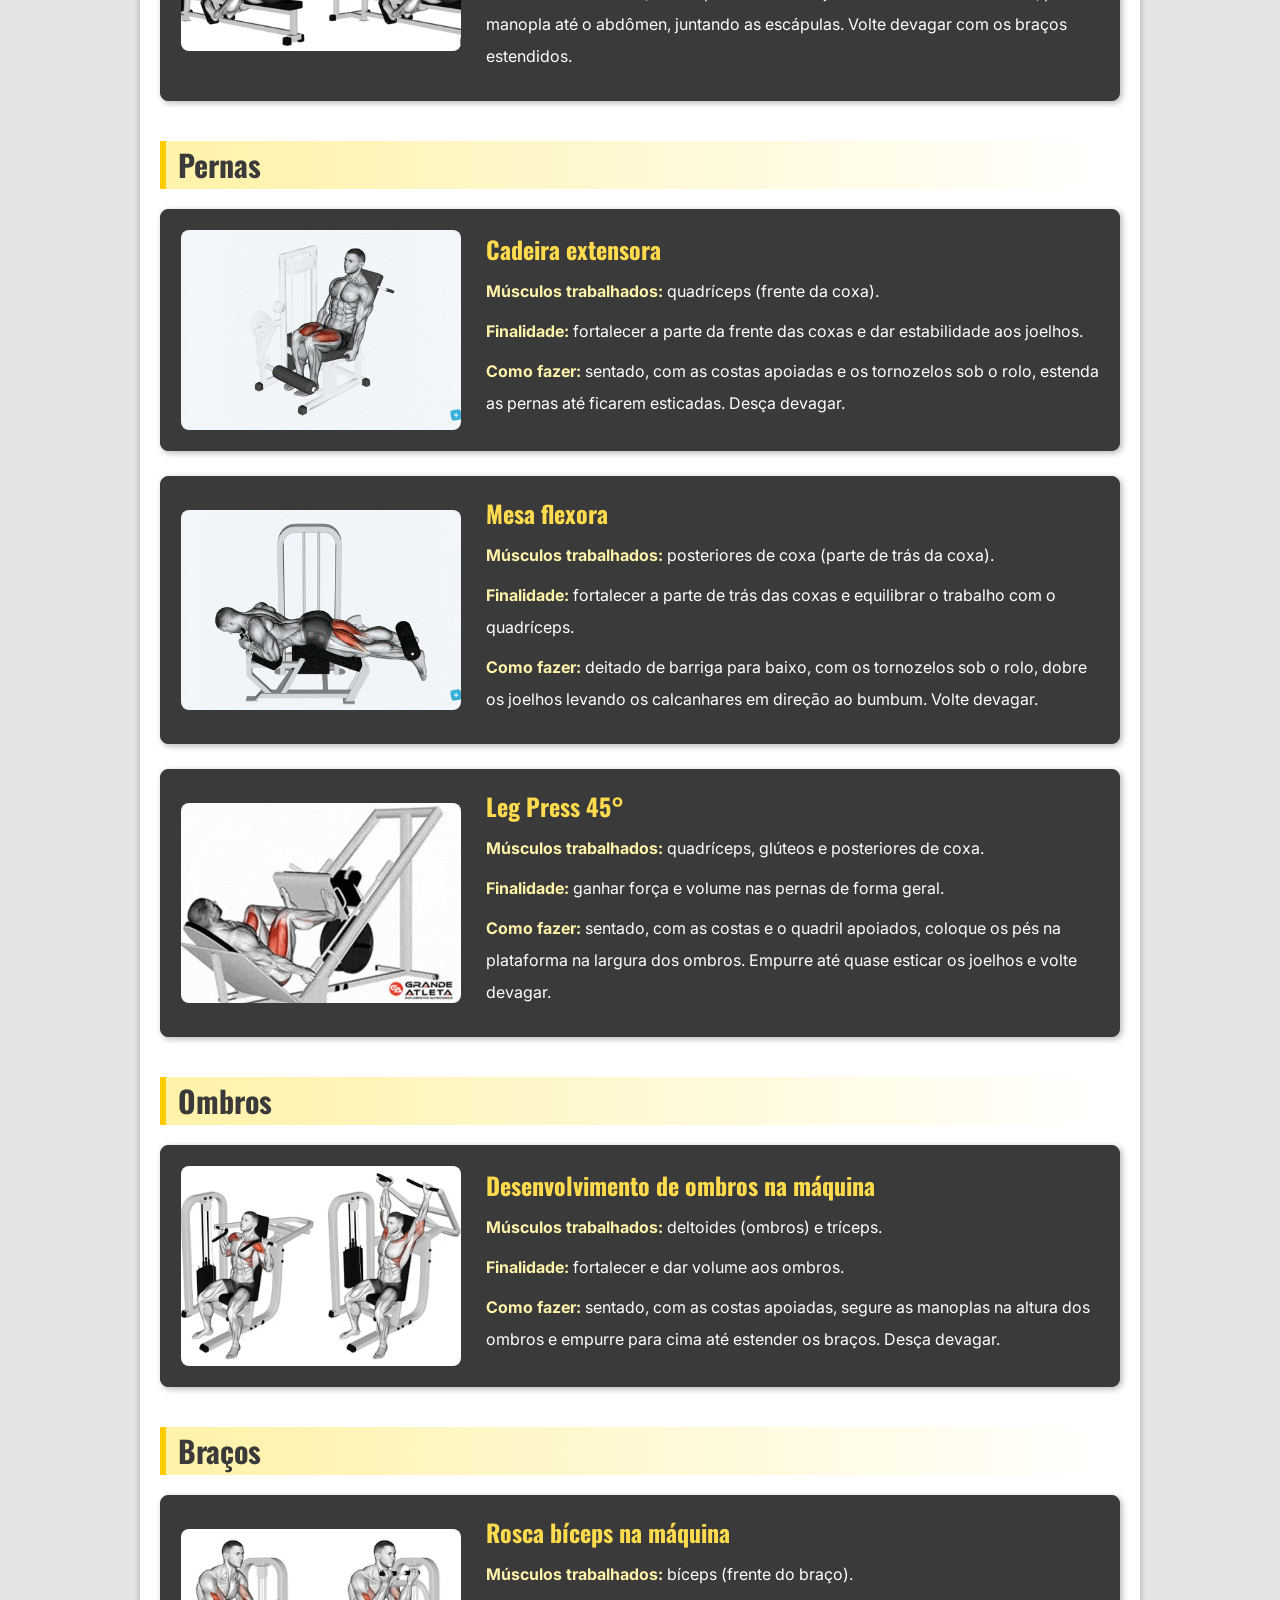
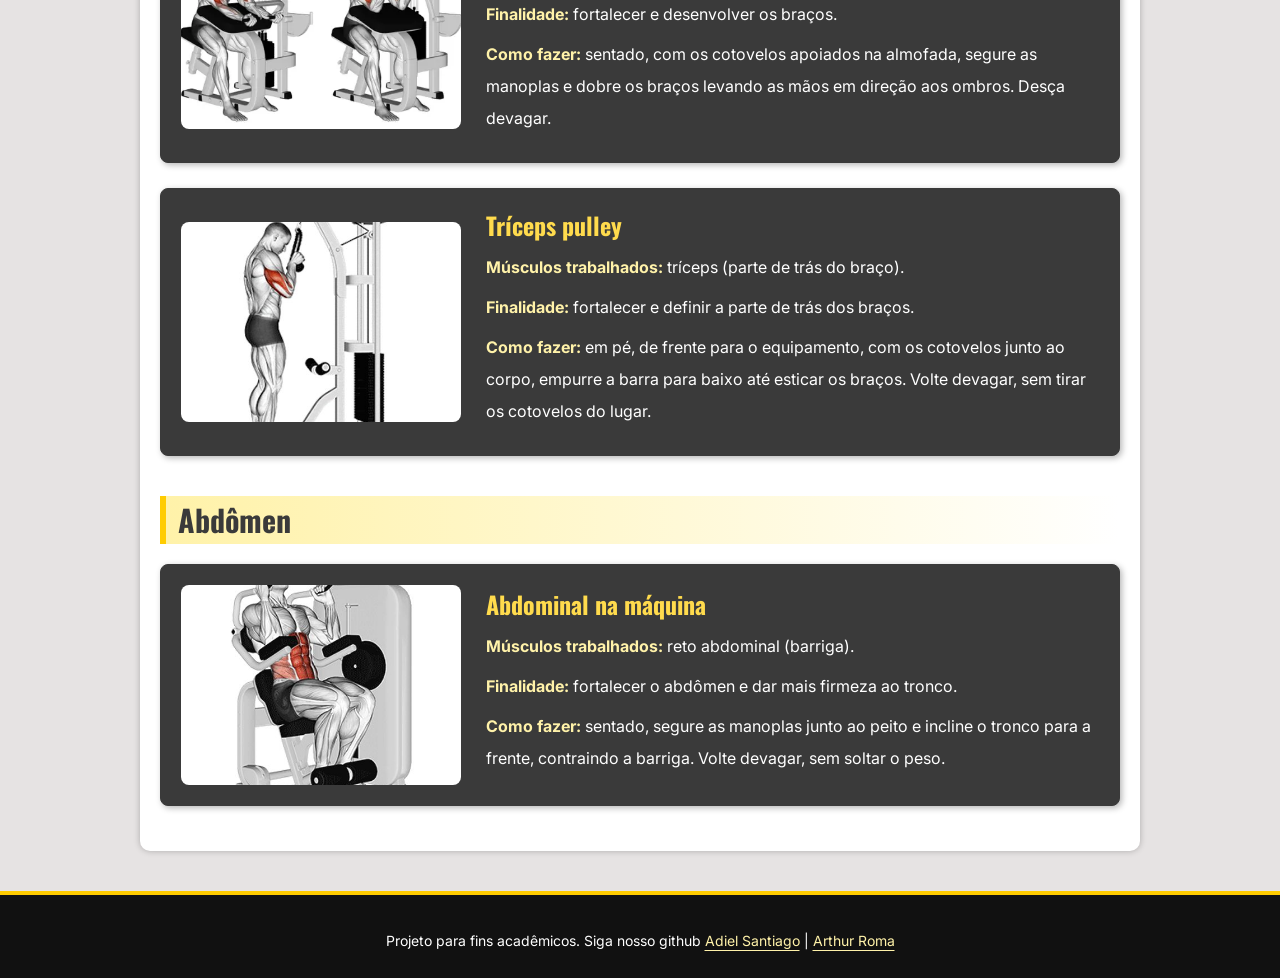
<file: html/exercicios.html>
<!DOCTYPE html>
<html lang="pt-BR">
<head>
    <meta charset="UTF-8">
    <meta name="viewport" content="width=device-width, initial-scale=1.0">
    <title>Exercícios | Sistema de Academia</title>
    <link rel="stylesheet" href="../css/exercicios.css">
</head>
<body>
    <header>
        <h1>Projeto Academia</h1>
        <nav>
            <a href="../index.html">Home</a>
            <a href="Guia de Iniciaçao.html">Como Começar</a>
            <a href="planos.html">Mensalidades</a> 
            <a href="aparelhos.html">Aparelhos</a>
            <a href="contato.html">Contato</a>
        </nav>
    </header>
    
    <main>

        <section class="header">
            <h1>Exercícios</h1>
            <p>Conheça as principais máquinas da academia e aprenda o básico de cada exercício.</p>
            <hr>

            <nav>
                <a href="#peito">Peito</a>
                <a href="#costas">Costas</a>
                <a href="#ombros">Ombros</a>
                <a href="#braco">Bíceps</a>
                <a href="#braco">Tríceps</a>
                <a href="#pernas">Pernas</a>
                <a href="#abdomen">Abdômen</a>
            </nav>

        </section>

        <section>
            <h2 id="peito">Peito</h2>

            <article>
                <img src="../image/supinreto na maquina.webp" alt="Máquina de supino reto">
                <div>
                    <h3>Supino reto (máquina)</h3>
                    <p><strong>Músculos trabalhados:</strong> peitoral (principal), ombros (parte da frente) e tríceps.</p>
                    <p><strong>Finalidade:</strong> fortalecer e desenvolver o peito, com movimento guiado e seguro.</p>
                    <p><strong>Como fazer:</strong> sente-se com as costas apoiadas no encosto, segure as manoplas na altura do peito e empurre para a frente até estender os braços. Volte devagar.</p>
                </div>
            </article>

            <article>
                <img src="../image/peck deck.webp" alt="Máquina Peck Deck (voador)">
                <div>
                    <h3>Peck Deck (voador)</h3>
                    <p><strong>Músculos trabalhados:</strong> peitoral, com foco na parte interna do peito.</p>
                    <p><strong>Finalidade:</strong> isolar o peito e melhorar a definição muscular.</p>
                    <p><strong>Como fazer:</strong> sentado e com as costas apoiadas, posicione os antebraços nas almofadas e junte os braços à frente do corpo. Retorne devagar, sem soltar o peso.</p>
                </div>
            </article>
        </section>

        <section>
            <h2 id="costas">Costas</h2>

            <article>
                <img src="../image/puxada frontal.jpg" alt="Máquina de puxada frontal">
                <div>
                    <h3>Puxada frontal</h3>
                    <p><strong>Músculos trabalhados:</strong> dorsais (parte larga das costas) e bíceps.</p>
                    <p><strong>Finalidade:</strong> aumentar a força e a largura das costas.</p>
                    <p><strong>Como fazer:</strong> sentado e com as coxas presas, segure a barra com as mãos afastadas. Puxe a barra até a altura do peito, levando os cotovelos para baixo. Suba devagar.</p>
                </div>
            </article>

            <article>
                <img src="../image/remada baixa.webp" alt="Máquina de remada baixa">
                <div>
                    <h3>Remada baixa</h3>
                    <p><strong>Músculos trabalhados:</strong> meio das costas, dorsais, parte de trás dos ombros e bíceps.</p>
                    <p><strong>Finalidade:</strong> fortalecer as costas e melhorar a postura.</p>
                    <p><strong>Como fazer:</strong> sentado, com o peito firme e os joelhos levemente dobrados, puxe a manopla até o abdômen, juntando as escápulas. Volte devagar com os braços estendidos.</p>
                </div>
            </article>
        </section>

        <section>
            <h2 id="pernas">Pernas</h2>

            <article>
                <img src="../image/cadeira extensora.jpg" alt="Cadeira extensora">
                <div>
                    <h3>Cadeira extensora</h3>
                    <p><strong>Músculos trabalhados:</strong> quadríceps (frente da coxa).</p>
                    <p><strong>Finalidade:</strong> fortalecer a parte da frente das coxas e dar estabilidade aos joelhos.</p>
                    <p><strong>Como fazer:</strong> sentado, com as costas apoiadas e os tornozelos sob o rolo, estenda as pernas até ficarem esticadas. Desça devagar.</p>
                </div>
            </article>

            <article>
                <img src="../image/mesa flexora.jpg" alt="Mesa flexora">
                <div>
                    <h3>Mesa flexora</h3>
                    <p><strong>Músculos trabalhados:</strong> posteriores de coxa (parte de trás da coxa).</p>
                    <p><strong>Finalidade:</strong> fortalecer a parte de trás das coxas e equilibrar o trabalho com o quadríceps.</p>
                    <p><strong>Como fazer:</strong> deitado de barriga para baixo, com os tornozelos sob o rolo, dobre os joelhos levando os calcanhares em direção ao bumbum. Volte devagar.</p>
                </div>
            </article>

            <article>
                <img src="../image/leg press 45°.jpg" alt="Máquina Leg Press 45 graus">
                <div>
                    <h3>Leg Press 45°</h3>
                    <p><strong>Músculos trabalhados:</strong> quadríceps, glúteos e posteriores de coxa.</p>
                    <p><strong>Finalidade:</strong> ganhar força e volume nas pernas de forma geral.</p>
                    <p><strong>Como fazer:</strong> sentado, com as costas e o quadril apoiados, coloque os pés na plataforma na largura dos ombros. Empurre até quase esticar os joelhos e volte devagar.</p>
                </div>
            </article>
        </section>

        <section>
            <h2 id="ombros">Ombros</h2>

            <article>
                <img src="../image/machine shoulder press.webp" alt="Máquina de desenvolvimento de ombros">
                <div>
                    <h3>Desenvolvimento de ombros na máquina</h3>
                    <p><strong>Músculos trabalhados:</strong> deltoides (ombros) e tríceps.</p>
                    <p><strong>Finalidade:</strong> fortalecer e dar volume aos ombros.</p>
                    <p><strong>Como fazer:</strong> sentado, com as costas apoiadas, segure as manoplas na altura dos ombros e empurre para cima até estender os braços. Desça devagar.</p>
                </div>
            </article>
        </section>

        <section>
            <h2 id="braco">Braços</h2>

            <article>
                <img src="../image/maquina de rosca biceps.webp" alt="Máquina de rosca bíceps">
                <div>
                    <h3>Rosca bíceps na máquina</h3>
                    <p><strong>Músculos trabalhados:</strong> bíceps (frente do braço).</p>
                    <p><strong>Finalidade:</strong> fortalecer e desenvolver os braços.</p>
                    <p><strong>Como fazer:</strong> sentado, com os cotovelos apoiados na almofada, segure as manoplas e dobre os braços levando as mãos em direção aos ombros. Desça devagar.</p>
                </div>
            </article>

            <article>
                <img src="../image/triceps pulley.jpg" alt="Tríceps pulley">
                <div>
                    <h3>Tríceps pulley</h3>
                    <p><strong>Músculos trabalhados:</strong> tríceps (parte de trás do braço).</p>
                    <p><strong>Finalidade:</strong> fortalecer e definir a parte de trás dos braços.</p>
                    <p><strong>Como fazer:</strong> em pé, de frente para o equipamento, com os cotovelos junto ao corpo, empurre a barra para baixo até esticar os braços. Volte devagar, sem tirar os cotovelos do lugar.</p>
                </div>
            </article>
        </section>

        <section>
            <h2 id="abdomen">Abdômen</h2>

            <article>
                <img src="../image/abdominal maquina.jpg" alt="Máquina de abdominal">
                <div>
                    <h3>Abdominal na máquina</h3>
                    <p><strong>Músculos trabalhados:</strong> reto abdominal (barriga).</p>
                    <p><strong>Finalidade:</strong> fortalecer o abdômen e dar mais firmeza ao tronco.</p>
                    <p><strong>Como fazer:</strong> sentado, segure as manoplas junto ao peito e incline o tronco para a frente, contraindo a barriga. Volte devagar, sem soltar o peso.</p>
                </div>
            </article>
        </section>

    </main>

    <footer>
        <p>Projeto para fins acadêmicos. Siga nosso github 
            <a href="https://github.com/AdielSantiago/" target="_blank">Adiel Santiago</a> | 
            <a href="https://github.com/Arthur-Roma1" target="_blank">Arthur Roma</a>
        </p>
    </footer>

</body>
</html>
</file>
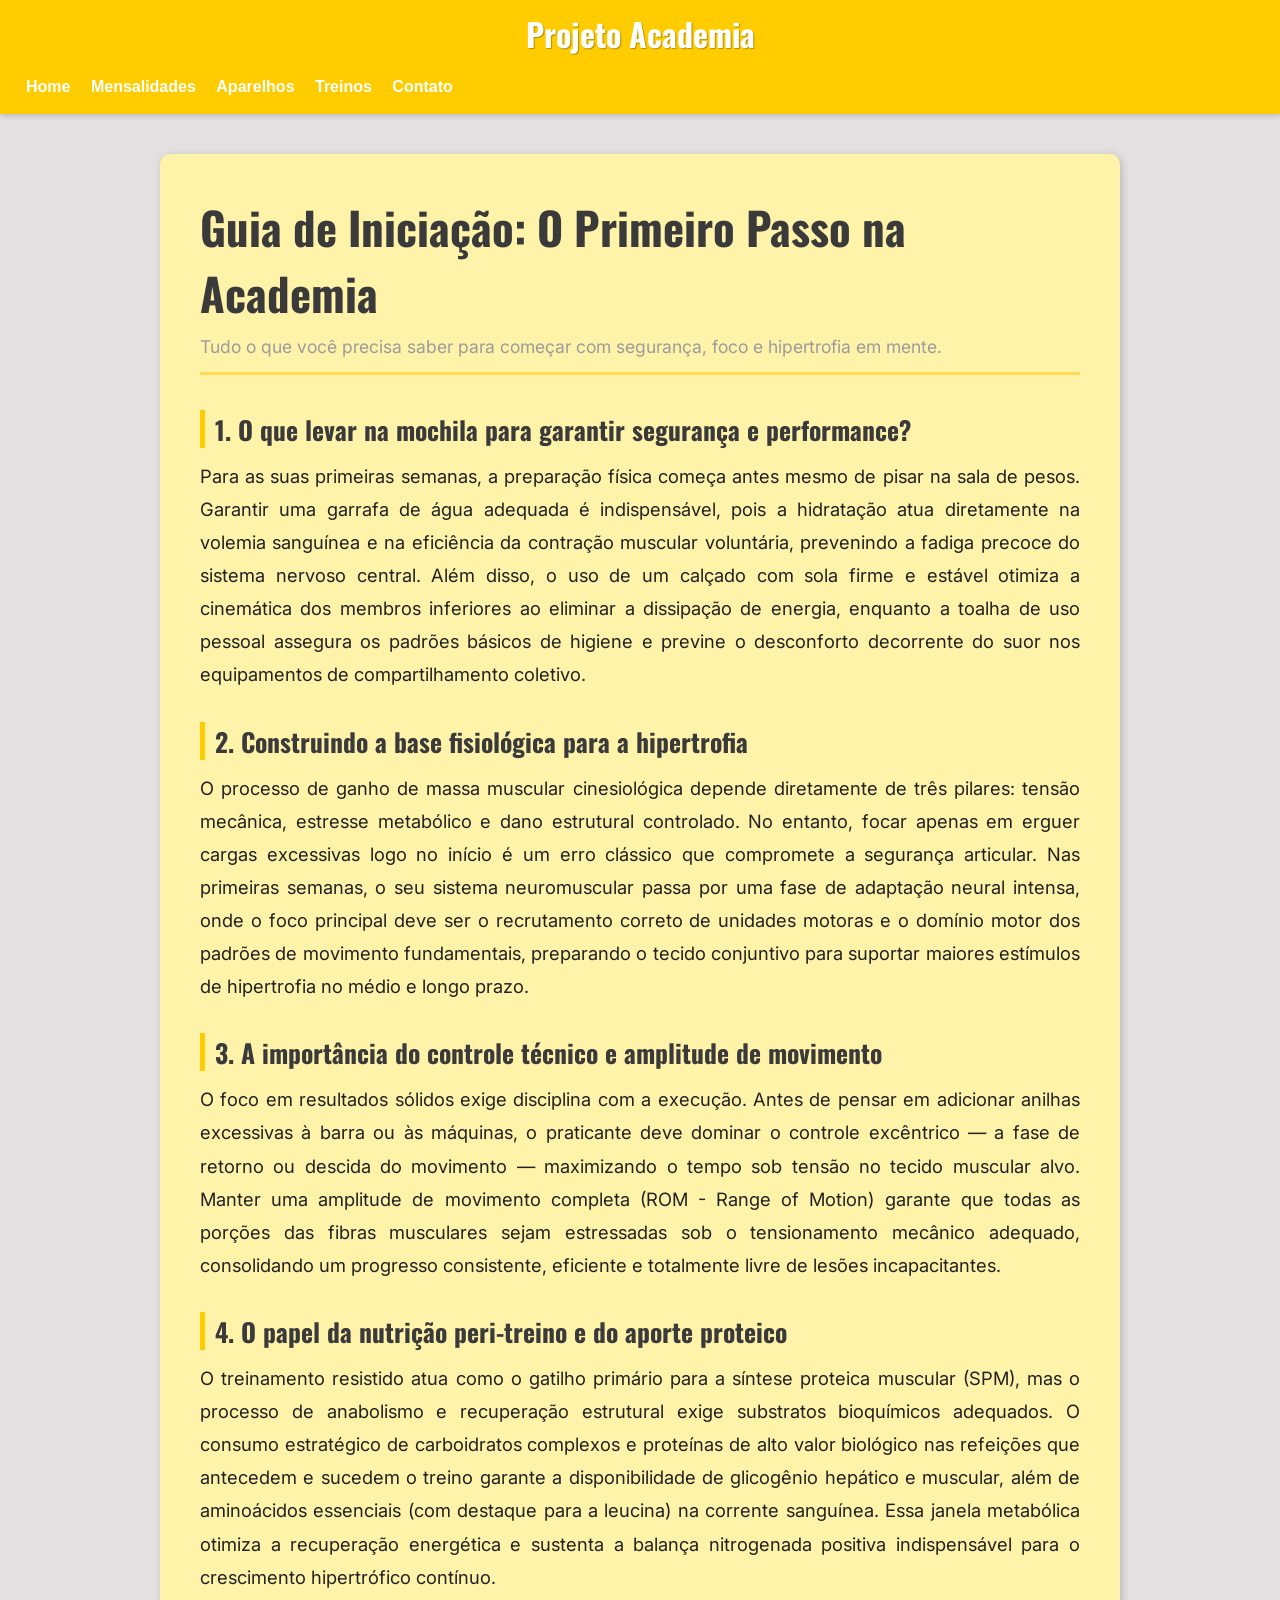
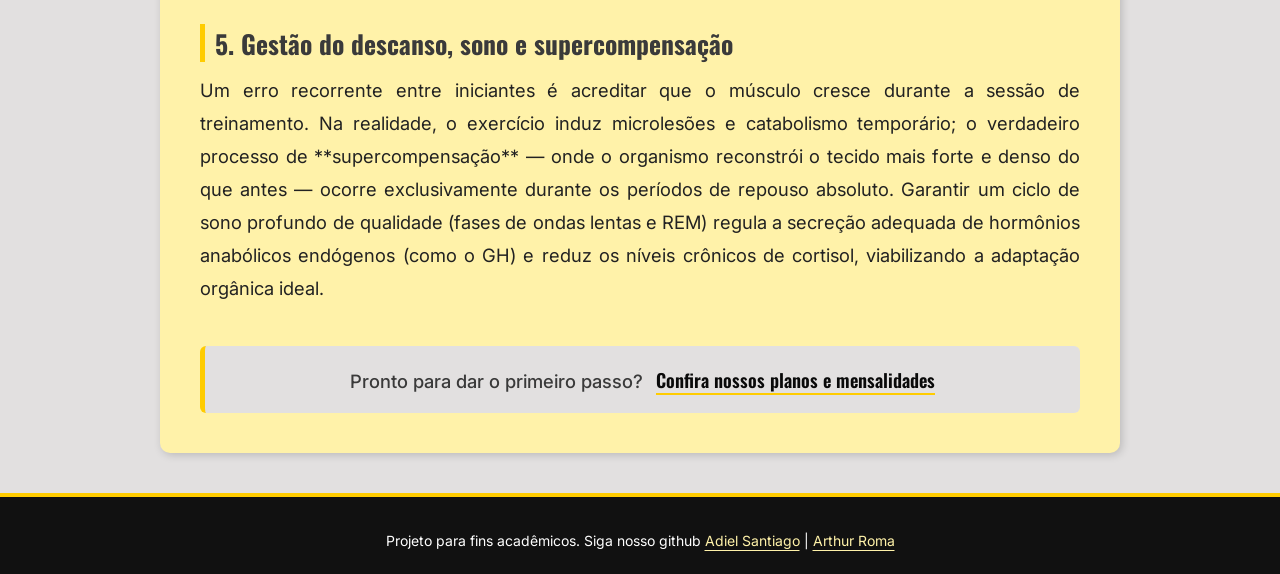
<file: html/Guia de Iniciaçao.html>
<!DOCTYPE html>
<html lang="pt-br">
<head>
    <meta charset="UTF-8">
    <meta name="viewport" content="width=device-width, initial-scale=1.0">
    <link rel="stylesheet" href="../css/info.css">
    <title>Como Começar na Academia | Guia Definitivo</title>
</head>
<body>

    <header>
        <h1>Projeto Academia</h1>
        <nav>
            <a href="../index.html">Home</a>
            <a href="planos.html">Mensalidades</a> 
            <a href="aparelhos.html">Aparelhos</a>
            <a href="exercicios.html">Treinos</a>
            <a href="contato.html">Contato</a>
        </nav>
    </header>

    <main>
        <section class="cabeçalho">
            <h1>Guia de Iniciação: O Primeiro Passo na Academia</h1>
            <p>Tudo o que você precisa saber para começar com segurança, foco e hipertrofia em mente.</p>
        </section>      

        <section class="conteudo_artigo">
            <article id="mochila">
                <h2>1. O que levar na mochila para garantir segurança e performance?</h2>
                <p>
                    Para as suas primeiras semanas, a preparação física começa antes mesmo de pisar na sala de pesos. Garantir uma garrafa de água adequada é indispensável, pois a hidratação atua diretamente na volemia sanguínea e na eficiência da contração muscular voluntária, prevenindo a fadiga precoce do sistema nervoso central. Além disso, o uso de um calçado com sola firme e estável otimiza a cinemática dos membros inferiores ao eliminar a dissipação de energia, enquanto a toalha de uso pessoal assegura os padrões básicos de higiene e previne o desconforto decorrente do suor nos equipamentos de compartilhamento coletivo.
                </p>
            </article>

            <article id="hipertrofia">
                <h2>2. Construindo a base fisiológica para a hipertrofia</h2>
                <p>
                    O processo de ganho de massa muscular cinesiológica depende diretamente de três pilares: tensão mecânica, estresse metabólico e dano estrutural controlado. No entanto, focar apenas em erguer cargas excessivas logo no início é um erro clássico que compromete a segurança articular. Nas primeiras semanas, o seu sistema neuromuscular passa por uma fase de adaptação neural intensa, onde o foco principal deve ser o recrutamento correto de unidades motoras e o domínio motor dos padrões de movimento fundamentais, preparando o tecido conjuntivo para suportar maiores estímulos de hipertrofia no médio e longo prazo.
                </p>
            </article>

            <article id="progressao">
                <h2>3. A importância do controle técnico e amplitude de movimento</h2>
                <p>
                    O foco em resultados sólidos exige disciplina com a execução. Antes de pensar em adicionar anilhas excessivas à barra ou às máquinas, o praticante deve dominar o controle excêntrico — a fase de retorno ou descida do movimento — maximizando o tempo sob tensão no tecido muscular alvo. Manter uma amplitude de movimento completa (ROM - Range of Motion) garante que todas as porções das fibras musculares sejam estressadas sob o tensionamento mecânico adequado, consolidando um progresso consistente, eficiente e totalmente livre de lesões incapacitantes.
                </p>
            </article>

            <article id="nutricao">
                <h2>4. O papel da nutrição peri-treino e do aporte proteico</h2>
                <p>
                    O treinamento resistido atua como o gatilho primário para a síntese proteica muscular (SPM), mas o processo de anabolismo e recuperação estrutural exige substratos bioquímicos adequados. O consumo estratégico de carboidratos complexos e proteínas de alto valor biológico nas refeições que antecedem e sucedem o treino garante a disponibilidade de glicogênio hepático e muscular, além de aminoácidos essenciais (com destaque para a leucina) na corrente sanguínea. Essa janela metabólica otimiza a recuperação energética e sustenta a balança nitrogenada positiva indispensável para o crescimento hipertrófico contínuo.
                </p>
            </article>

            <article id="recuperacao">
                <h2>5. Gestão do descanso, sono e supercompensação</h2>
                <p>
                    Um erro recorrente entre iniciantes é acreditar que o músculo cresce durante a sessão de treinamento. Na realidade, o exercício induz microlesões e catabolismo temporário; o verdadeiro processo de **supercompensação** — onde o organismo reconstrói o tecido mais forte e denso do que antes — ocorre exclusivamente durante os períodos de repouso absoluto. Garantir um ciclo de sono profundo de qualidade (fases de ondas lentas e REM) regula a secreção adequada de hormônios anabólicos endógenos (como o GH) e reduz os níveis crônicos de cortisol, viabilizando a adaptação orgânica ideal.
                </p>
            </article>

                <div class="chamada_planos">
                    <p>Pronto para dar o primeiro passo? <a href="planos.html">Confira nossos planos e mensalidades</a></p>
                </div>
        </section>
    </main>

    <footer>
        <p>Projeto para fins acadêmicos. Siga nosso github 
            <a href="https://github.com/AdielSantiago/" target="_blank">Adiel Santiago</a> | 
            <a href="https://github.com/Arthur-Roma1" target="_blank">Arthur Roma</a>
        </p>
    </footer>

</body>
</html>
</file>
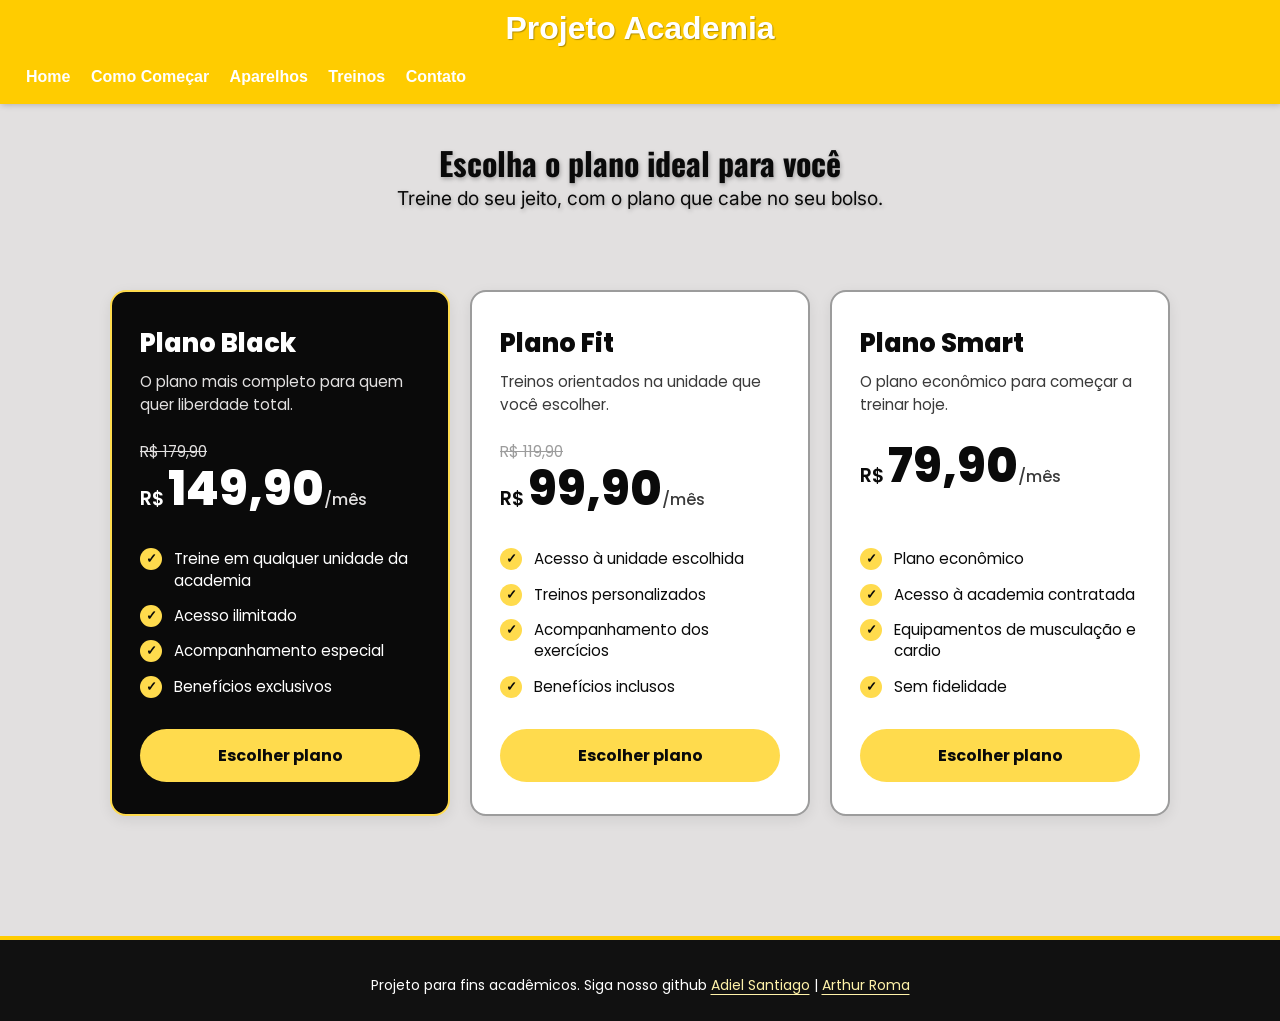
<file: html/planos.html>
<!DOCTYPE html>
<html lang="pt-BR">
<head>
  <meta charset="UTF-8">
  <meta name="viewport" content="width=device-width, initial-scale=1.0">
  <link rel="stylesheet" href="../css/planos.css">
  <title>Planos | Minha Academia</title>
</head>
<body>

  <header>
        <h1>Projeto Academia</h1>
        <nav>
            <a href="../index.html">Home</a>
            <a href="Guia de Iniciaçao.html">Como Começar</a> 
            <a href="aparelhos.html">Aparelhos</a>
            <a href="exercicios.html">Treinos</a>
            <a href="contato.html">Contato</a>
        </nav>
    </header>

  <section class="header">

    <h2>Escolha o plano ideal para você</h2>
    <p>Treine do seu jeito, com o plano que cabe no seu bolso.</p>
  
  </section>
  <section class="planos">
    <div class="planos__grade">

      <!-- ===== CARD 1: PLANO BLACK ===== -->
      <article class="card card--destaque">
        <h3>Plano Black</h3>
        <p>O plano mais completo para quem quer liberdade total.</p>

        <div class="card__preco">
          <del>R$ 179,90</del>
          <p class="preco-atual">
            <small>R$</small>149,90<span>/mês</span>
          </p>
        </div>

        <ul>
          <li>Treine em qualquer unidade da academia</li>
          <li>Acesso ilimitado</li>
          <li>Acompanhamento especial</li>
          <li>Benefícios exclusivos</li>
        </ul>

        <a href="#">Escolher plano</a>
      </article>

      <!-- ===== CARD 2: PLANO FIT ===== -->
      <article class="card">
        <h3>Plano Fit</h3>
        <p>Treinos orientados na unidade que você escolher.</p>

        <div class="card__preco">
          <del>R$ 119,90</del>
          <p class="preco-atual">
            <small>R$</small>99,90<span>/mês</span>
          </p>
        </div>

        <ul>
          <li>Acesso à unidade escolhida</li>
          <li>Treinos personalizados</li>
          <li>Acompanhamento dos exercícios</li>
          <li>Benefícios inclusos</li>
        </ul>

        <a href="#">Escolher plano</a>
      </article>

      <!-- ===== CARD 3: PLANO SMART ===== -->
      <article class="card">
        <h3>Plano Smart</h3>
        <p>O plano econômico para começar a treinar hoje.</p>

        <div class="card__preco">
          <p class="preco-atual">
            <small>R$</small>79,90<span>/mês</span>
          </p>
        </div>

        <ul>
          <li>Plano econômico</li>
          <li>Acesso à academia contratada</li>
          <li>Equipamentos de musculação e cardio</li>
          <li>Sem fidelidade</li>
        </ul>

        <a href="#">Escolher plano</a>
      </article>

    </div>
  </section>

  <footer>
    <p>Projeto para fins acadêmicos. Siga nosso github 
      <a href="https://github.com/AdielSantiago/" target="_blank">Adiel Santiago</a> | 
      <a href="https://github.com/Arthur-Roma1" target="_blank">Arthur Roma</a>
    </p>
  </footer>

</body>
</html>
</file>
<file: css/home.css>
@charset "UTF-8";
@import url('https://fonts.googleapis.com/css2?family=Oswald:wght@200..700&display=swap');
@import url('https://fonts.googleapis.com/css2?family=Inter:ital,opsz,wght@0,14..32,100..900;1,14..32,100..900&display=swap');

/* =========================================
   VARIÁVEIS GLOBAIS
   ========================================= */
:root { 
    --amarelo_claro: #FFF2A9;
    --amarelo: #FFDB4D;
    --amarelo_forte: #FFCC00;
    --branco: #FFFFFF;
    
    --preto: #0A0A0A;
    --cinza_claro: rgb(226, 224, 224);
    --cinza: #9c9c9c;
    --cinza_escurecido: #3a3a3a;

    --fonte_titulos: 'Oswald', sans-serif;
    --fonte_paragrafos: 'Inter', sans-serif;
}


/* =========================================
   RESET E CONFIGURAÇÕES GLOBAIS
   ========================================= */
 *{
    margin: 0;
    padding: 0;
    box-sizing: border-box;
}

html, body {
    height: 100vh;
    width: 100vw;
}

body {
    min-height: 100vh;
    width: 100%;
    background-color: var(--cinza_claro);
    font-family: Arial, Helvetica, sans-serif;
}

h1, h4 {
    font-family: var(--fonte_titulos);
}

p, a {
    font-family: var(--fonte_paragrafos);
}

h4 a {
    font-family: var(--fonte_titulos);
}

::placeholder {
    font-family: var(--fonte_paragrafos);
}


/* =========================================
   BARRA DE ROLAGEM
   ========================================= */
html {
    overflow-x: hidden; 
    scrollbar-color: var(--branco) var(--cinza_escurecido);
    scrollbar-width: auto;
}

::-webkit-scrollbar {
    width: 14px; 
    height: 14px; 
}

::-webkit-scrollbar-track {
    background-color: var(--preto); 
}

::-webkit-scrollbar-thumb {
    background-color: var(--amarelo);
    border-radius: 6px; 
    border: 3px solid var(--preto); 
}

::-webkit-scrollbar-thumb:hover {
    background-color: var(--amarelo_forte);
}


/* =========================================
   CABEÇALHO E NAVEGAÇÃO
   ========================================= */
header {
    padding: 10px;
    background-color: var(--amarelo_forte);
    box-shadow: 1px 1px 6px rgba(0, 0, 0, 0.212);
    font-family: Arial, Helvetica, sans-serif;
}

header > h1 {
    text-shadow: 1px 1px 1px rgba(0, 0, 0, 0.301);
    color: var(--branco);
    margin-bottom: 1vw;
    text-align: center;
}

nav {
    padding: 8px;
}

nav > a {
    text-decoration: none;
    color: var(--branco);
    padding: 8px;
    margin: 0px;
    font-weight: bold;
    transition-duration: 200ms;
}

nav > a:hover {
    letter-spacing: 0.8px;
    text-decoration: underline;
    color: var(--branco);
    transition-duration: 230ms;
    text-shadow: 0px 0px 1px var(--branco);
    transition-duration: 200ms;
}


/* =========================================
   CONTEÚDO PRINCIPAL
   ========================================= */
main {
    padding: 0;
    padding-top: 0px;
    margin: 0;
    width: 100vw;
    max-width: 100%;
    height: auto;
    overflow: auto;
}

section {
    margin-bottom: 20px;
}

section.Imagem_paralax {
    background-image: url('../image/background1.jpg');
    background-size: cover;
    background-position: center;
    background-attachment: fixed;
    box-shadow: 0px 3px 6px rgba(0, 0, 0, 0.384);
    box-shadow: inset 4px 4px 11px 0px rgba(0, 0, 0, 0.455);
    min-height: 60vh;
    color: var(--branco);
    text-align: center;
    padding-top: 15vh;
    padding-right: 2vw;
}

section.Imagem_paralax h1 {
    font-size: clamp(2em, 5vw, 3em);
    text-shadow: 2px 2px 8px rgba(0, 0, 0, 0.8);
    color: var(--branco);
}

section.Imagem_paralax p {
    font-size: clamp(0.8em, 2vw, 1.5em);
    text-shadow: 1px 1px 5px rgba(0, 0, 0, 0.8);
}

div.destaque_paralax {
    margin-top: 25px;
    display: inline-block;
    background-color: rgba(10, 10, 10, 0.65);
    padding: 1.2vh 2vw;
    border-radius: 20px;
    border: 1px solid var(--amarelo_claro);
}

div.destaque_paralax p {
    font-size: clamp(0.70em, 2.5vw, 1em);
    font-weight: bold;
    color: var(--branco);
}

section > h1 {
    margin-bottom: 10px;
    font-size: 35px;
}

section > p {
    line-height: 1.7em;
    font-size: 1.3em;
} 

section#cards {
    text-align: center;
}


/* =========================================
   CARTÕES DE DESTAQUE
   ========================================= */
div.cartões_de_destaque {
    display: inline-block;
    vertical-align: top;
    width: 42%;
    min-height: 250px;
    box-shadow: 2px 2px 4px rgba(0, 0, 0, 0.26);
    margin-bottom: 20px;
    margin-right: 2%;
    padding: 0;
    background-color: var(--cinza_escurecido);
    border-radius: 10px;
    overflow: hidden;
    color: var(--branco);
    transition-duration: 180ms;
}

div.cartões_de_destaque a {
    font-size: 1.2rem;
    padding-top: 10px;
    display: inline-block;
    margin-bottom: 12px;
    text-decoration: underline;
    text-underline-offset: 4px;
    color: var(--preto);
    transition-duration: 230ms;
}

div.cartões_de_destaque a:hover {
    text-decoration: underline;
    text-underline-offset: 6px;
    color: var(--branco);
    transition-duration: 230ms;
}

div.cartões_de_destaque h4 {
    background-color: var(--amarelo);
    border-top-left-radius: 10px;
    border-top-right-radius: 10px;
}

div.cartões_de_destaque p {
    padding: 20px;
    line-height: 1.7em;
    text-align: justify;
}

div.cartões_de_destaque:hover {
    box-shadow: 3px 3px 10px rgba(0, 0, 0, 0.55);
    transform: translateY(-6px) scale(1.02);
    transition-duration: 150ms;
}

section.input {
    text-align: center;
}

section.input h1 {
    margin-bottom: 35px;
}

section.input input {
    display: block;
    margin: auto;
    background-color: var(--branco);
    outline: none;
    padding: 10px;
    padding-left: 18px;
    border: 1px solid var(--cinza_escurecido);
    min-width: 250px;
    width: 25vw;
    height: 3em;
}

section.input input::placeholder {
    color: var(--amarelo_forte);
}

section.input input:hover {
    border: 1.6px solid var(--amarelo);
    box-shadow: 0px 0px 2px var(--amarelo_claro);
    transition-duration: 180ms;
}


/* =========================================
   RODAPÉ
   ========================================= */
footer {
    margin-top: 40px;
    padding: 25px 20px;
    background-color: #111111;
    border-top: 4px solid var(--amarelo_forte);
    text-align: center;
    color: var(--branco);
    font-size: 14px;
}

footer p {
    margin: 0;
}

footer a {
    padding-top: 10px;
    display: inline-block;
    text-decoration: underline;
    text-underline-offset: 4px;
    color: var(--amarelo_claro);
    transition-duration: 230ms;
}

footer a:hover {
    text-decoration: underline;
    text-underline-offset: 7px;
    color: var(--amarelo_claro);
    transition-duration: 230ms;
}
</file>
<file: css/aparelhos.css>
@charset "UTF-8";
@import url('https://fonts.googleapis.com/css2?family=Oswald:wght@200..700&display=swap');
@import url('https://fonts.googleapis.com/css2?family=Inter:ital,opsz,wght@0,14..32,100..900;1,14..32,100..900&display=swap');

/* =========================================
   VARIÁVEIS GLOBAIS
   ========================================= */
:root { 
    --amarelo_claro: #FFF2A9;
    --amarelo: #FFDB4D;
    --amarelo_forte: #FFCC00;
    --branco: #FFFFFF;
    
    --preto: #0A0A0A;
    --cinza_claro: rgb(230, 227, 227);
    --cinza: #9c9c9c;
    --cinza_escurecido: #3a3a3a;

    --fonte_titulos: 'Oswald', sans-serif;
    --fonte_paragrafos: 'Inter', sans-serif;
}

/* =========================================
   RESET E CONFIGURAÇÕES GLOBAIS
   ========================================= */
*,
*::before,
*::after {
  margin: 0;
  padding: 0;
  box-sizing: border-box;
}

html{
    scroll-behavior: smooth;
}

body {
    background-color: var(--cinza_claro);
    color: #e5e5e5;
    font-size: 16px;
    line-height: 1.6;
    font-family: var(--fonte_paragrafos);
}

h1, h2, h3, h4 {
    font-family: var(--fonte_titulos);
}

p, a {
    font-family: var(--fonte_paragrafos);
}

/* =========================================
   CABEÇALHO E NAVEGAÇÃO
   ========================================= */
header {
    padding: 10px;
    background-color: var(--amarelo_forte);
    box-shadow: 1px 1px 6px rgba(0, 0, 0, 0.212);
    font-family: Arial, Helvetica, sans-serif;
}

header > h1 {
    text-shadow: 1px 1px 1px rgba(0, 0, 0, 0.301);
    color: var(--branco);
    margin-bottom: 1vw;
    text-align: center;
}

nav {
    padding: 8px;
}

nav > a {
    text-decoration: none;
    color: var(--branco);
    padding: 8px;
    margin: 0px;
    font-weight: bold;
    transition-duration: 200ms;
}

nav > a:hover {
    letter-spacing: 0.8px;
    text-decoration: underline;
    color: var(--branco);
    transition-duration: 230ms;
    text-shadow: 0px 0px 1px var(--branco);
}

section.header {
    margin-top: 10px;
    text-align: center;
    color: var(--cinza_escurecido);
}

section.header h1 {
    padding-bottom: 20px;
    color: var(--cinza_escurecido);
}

section.header hr {
    height: 2px;
    border: transparent;
    background-color: var(--amarelo_forte);
}

section.header p {
    color: var(--cinza_escurecido);
}

section.header nav {
    display: block;
    width: fit-content;
    margin: auto;
    margin-top: 20px;
    margin-bottom: 20px;
    background-color: var(--cinza);
    border-radius: 30px;
    box-shadow: 0px 3px 6px rgba(0, 0, 0, 0.15);
    text-align: center;
    padding: 10px 20px;
}

section.header nav a {
    color: var(--branco);
    margin: 0 8px;
    font-size: 0.95rem;
}

section.header nav a:hover{
    color: var(--amarelo);
}

/* =========================================
   CONTEÚDO PRINCIPAL (ARTIGOS E APARELHOS)
   ========================================= */
main {
    background-color: var(--branco);
    width: 90%;
    max-width: 1000px;
    margin: 0px auto;
    margin-top: 50px;
    margin-bottom: 50px;
    padding: 20px;
    border-radius: 10px;
    box-shadow: 0px 0px 6px rgba(0, 0, 0, 0.250);
}

main h2 {
    background-image: linear-gradient(to right, var(--amarelo_claro), transparent);
    margin: 0 0 20px 0;
    padding-left: 12px;
    border-left: 6px solid var(--amarelo_forte);
    color: var(--cinza_escurecido);
    font-size: 30px;
}

section {
    margin-top: 40px;
}

article {
    display: flex;
    align-items: flex-start;
    gap: 25px;
    margin-bottom: 25px;
    padding: 20px;
    background-color: var(--cinza_escurecido);
    border: 1px solid #3a3a3a;
    border-radius: 8px;
    box-shadow: 2px 2px 6px rgba(0, 0, 0, 0.29);
}

article img {
    width: 280px;
    height: 200px;
    object-fit: cover;
    border-radius: 8px;
    flex-shrink: 0;
}

article div {
    flex: 1;
}

h3 {
    margin: 0 0 10px 0;
    color: var(--amarelo);
    font-size: 24px;
}

article p {
    margin: 0 0 8px 0;
    color: var(--branco);
    line-height: 1.5;
}

strong {
    color: var(--amarelo_claro);
}

/* =========================================
   RODAPÉ
   ========================================= */
footer {
    margin-top: 40px;
    padding: 25px 20px;
    background-color: #111111;
    border-top: 4px solid var(--amarelo_forte);
    text-align: center;
    color: var(--branco);
    font-size: 14px;
}

footer p {
    margin: 0;
}

footer a {
    padding-top: 10px;
    display: inline-block;
    text-decoration: underline;
    text-underline-offset: 4px;
    color: var(--amarelo_claro);
    transition-duration: 230ms;
}

footer a:hover {
    text-decoration: underline;
    text-underline-offset: 7px;
    color: var(--amarelo_claro);
    transition-duration: 230ms;
}

/* =========================================
   RESPONSIVIDADE (Celulares e telas pequenas)
   ========================================= */
@media (max-width: 700px) {
    h1 {
        font-size: 32px;
    }

    h2 {
        font-size: 24px;
    }

    article {
        flex-direction: column;
    }

    article img {
        width: 100%;
        height: 220px;
    }
}
</file>
<file: css/contato.css>
@charset "UTF-8";
@import url('https://fonts.googleapis.com/css2?family=Poppins:wght@400;500;600;700;800&display=swap');
@import url('https://fonts.googleapis.com/css2?family=Oswald:wght@200..700&display=swap');
@import url('https://fonts.googleapis.com/css2?family=Inter:ital,opsz,wght@0,14..32,100..900;1,14..32,100..900&display=swap');

/* =========================================
   VARIÁVEIS GLOBAIS
   ========================================= */
:root {
  --branco: #ffffff;
  --raio: 10px;
  --amarelo_claro: #FFF2A9;
  --amarelo: #FFDB4D;
  --amarelo_forte: #FFCC00;
    
  --preto: #0A0A0A;
  --cinza_claro: rgb(226, 224, 224);
  --cinza: #9c9c9c;
  --cinza_escurecido: #3a3a3a;

  --fonte_titulos: 'Oswald', sans-serif;
  --fonte_paragrafos: 'Inter', sans-serif;
}


/* =========================================
   RESET E CONFIGURAÇÕES GLOBAIS
   ========================================= */
* {
  margin: 0;
  padding: 0;
  box-sizing: border-box;
}

body {
  font-family: "Poppins", Arial, sans-serif;
  background-color: var(--preto);
  color: var(--branco);
  line-height: 1.5;
}

h1, h2, h3, h4 {
    font-family: var(--fonte_titulos);
}

p, a {
    font-family: var(--fonte_paragrafos);
}

::placeholder {
    font-family: var(--fonte_paragrafos);
}

.container {
  max-width: 860px;
  margin: 0 auto;
  padding: 0 20px;
}


/* =========================================
   CABEÇALHO E NAVEGAÇÃO
   ========================================= */
header {
    padding: 10px;
    background: linear-gradient(to bottom, var(--amarelo_forte) 96%, var(--preto)); 
    box-shadow: 1px 1px 6px rgba(0, 0, 0, 0.212);
    font-family: Arial, Helvetica, sans-serif;
}

header > h1 {
    text-shadow: 1px 1px 1px rgba(0, 0, 0, 0.301);
    color: var(--branco);
    margin-bottom: 1vw;
    text-align: center;
}

nav {
    padding: 8px;
}

nav > a {
    text-decoration: none;
    color: var(--branco);
    padding: 8px;
    margin: 0px;
    font-weight: bold;
    transition-duration: 200ms;
}

nav > a:hover {
    letter-spacing: 0.8px;
    text-decoration: underline;
    color: var(--branco);
    transition-duration: 230ms;
    text-shadow: 0px 0px 1px var(--branco);
    transition-duration: 200ms;
}

section.header {
  text-align: center;
  padding: 56px 0 32px;
}

section.header h1 {
  font-size: 2.2rem;
  font-weight: 800;
  margin-bottom: 12px;
  color: var(--cinza_claro);
}

section.header p {
  font-size: 1rem;
  color: var(--cinza_claro);
}


/* =========================================
   CONTEÚDO PRINCIPAL (CARDS E FORMULÁRIO)
   ========================================= */
.titulo-secao {
  font-size: 1.5rem;
  font-weight: 700;
  margin-bottom: 24px;
}

/* Cards de Contato */
.cards {
  margin: 24px 0 36px;
  font-size: 0;
}

.card {
  display: inline-block;
  vertical-align: top;
  width: calc(50% - 6px);
  background-color: var(--branco);
  border-radius: var(--raio);
  padding: 20px 24px;
  color: var(--preto);
  margin-bottom: 12px;
}

.card:nth-child(odd) {
  margin-right: 12px;
}

.card svg {
  width: 28px;
  height: 28px;
  margin-bottom: 10px;
  fill: none;
  stroke: var(--amarelo_forte);
  stroke-width: 2;
  stroke-linecap: round;
  stroke-linejoin: round;
}

.card h2 {
  font-size: 1.28rem;
  font-weight: 700;
  margin-bottom: 4px;
}

.card p {
  font-size: 0.95rem;
  color: var(--cinza_escurecido);
}

.card a {
  color: inherit;
  text-decoration: none;
}

.card a:hover {
  text-decoration: underline;
}

/* Formulário */
.formulario {
  margin-bottom: 64px;
}

.campo {
  margin-bottom: 16px;
}

.campo label {
  display: block;
  font-size: 1rem;
  font-family: var(--fonte_paragrafos);
  font-weight: 500;
  margin-bottom: 6px;
  color: var(--branco);
}

.campo input,
.campo select,
.campo textarea {
  width: 100%;
  padding: 14px 16px;
  background-color: var(--branco);
  color: var(--preto);
  border: 2px solid transparent;
  border-radius: var(--raio);
  font-family: var(--fonte_paragrafos);
  font-size: 0.95rem;
}

.campo textarea {
  resize: vertical;
  min-height: 130px;
}

.campo input:focus,
.campo select:focus,
.campo textarea:focus {
  outline: none;
  border-color: var(--amarelo_forte);
}

/* Botão */
.botao {
  width: 100%;
  margin-top: 8px;
  padding: 16px 20px;
  background-color: var(--amarelo);
  color: var(--preto);
  border: none;
  border-radius: 25px;
  font-family: var(--fonte_titulos);
  font-size: 1.3rem;
  font-weight: 700;
  cursor: pointer;
  transition: background-color 0.2s ease, transform 0.2s ease;
}

.botao:hover {
  background-color: var(--amarelo_forte);
  transform: scale(1.02);
}

.botao:focus-visible {
  outline: 3px solid var(--branco);
  outline-offset: 3px;
}


/* =========================================
   FAQ (PERGUNTAS FREQUENTES)
   ========================================= */
.faq {
  margin-bottom: 80px;
}

.faq__item {
  background-color: var(--cinza_escurecido);
  border: 1px solid #2c2c2c;
  border-radius: var(--raio);
  margin-bottom: 12px;
  overflow: hidden;
}

.faq__item summary {
  position: relative;
  padding: 18px 56px 18px 20px;
  font-weight: 600;
  cursor: pointer;
  list-style: none;
  color: var(--branco);
}

.faq__item summary::-webkit-details-marker {
  display: none;
}

.faq__item summary::after {
  content: "+";
  position: absolute;
  right: 20px;
  top: 50%;
  transform: translateY(-50%);
  font-size: 1.6rem;
  color: var(--amarelo);
}

.faq__item[open] summary::after {
  content: "−";
}

.faq__item[open] {
  border-color: var(--amarelo_forte);
}

.faq__item summary:hover {
  color: var(--amarelo);
}

.faq__item p {
  padding: 0 20px 20px;
  color: var(--cinza_claro);
  font-size: 0.95rem;
}


/* =========================================
   RODAPÉ
   ========================================= */
footer {
    margin-top: 40px;
    padding: 25px 20px;
    background-color: #111111;
    border-top: 4px solid var(--amarelo_forte);
    text-align: center;
    color: var(--branco);
    font-size: 14px;
}

footer p {
    margin: 0;
}

footer a {
    padding-top: 10px;
    display: inline-block;
    text-decoration: underline;
    text-underline-offset: 4px;
    color: var(--amarelo_claro);
    transition-duration: 230ms;
}

footer a:hover {
    text-decoration: underline;
    text-underline-offset: 7px;
    color: var(--amarelo_claro);
    transition-duration: 230ms;
}


/* =========================================
   RESPONSIVIDADE
   ========================================= */
@media (max-width: 640px) {
  .card {
    width: 100%;
    margin-right: 0 !important;
  }

  .cabecalho h1 {
    font-size: 1.8rem;
  }
}
</file>
<file: css/exercicios.css>
@charset "UTF-8";
@import url('https://fonts.googleapis.com/css2?family=Oswald:wght@200..700&display=swap');
@import url('https://fonts.googleapis.com/css2?family=Inter:ital,opsz,wght@0,14..32,100..900;1,14..32,100..900&display=swap');

/* =========================================
   VARIÁVEIS GLOBAIS
   ========================================= */
:root { 
    --amarelo_claro: #FFF2A9;
    --amarelo: #FFDB4D;
    --amarelo_forte: #FFCC00;
    --branco: #FFFFFF;
    
    --preto: #0A0A0A;
    --cinza_claro: rgb(230, 227, 227);
    --cinza: #9c9c9c;
    --cinza_escurecido: #3a3a3a;

    --fonte_titulos: 'Oswald', sans-serif;
    --fonte_paragrafos: 'Inter', sans-serif;
}

/* =========================================
   RESET E CONFIGURAÇÕES GLOBAIS
   ========================================= */
* {
    margin: 0;
    padding: 0;
    box-sizing: border-box;
}

html, body {
    height: 100vh;
    width: 100vw;
}

body {
    margin: 0;
    padding: 0;
    background-color: var(--cinza_claro);
    color: #e5e5e5;
    font-size: 16px;
    line-height: 1.6;
}

html {
    scroll-behavior: smooth;
}

h1, h4, h3, h2 {
    font-family: var(--fonte_titulos);
}

p, a {
    font-family: var(--fonte_paragrafos);
}

/* =========================================
   CABEÇALHO E NAVEGAÇÃO
   ========================================= */
header {
    padding: 10px;
    background-color: var(--amarelo_forte);
    box-shadow: 1px 1px 6px rgba(0, 0, 0, 0.212);
    font-family: Arial, Helvetica, sans-serif;
}

header > h1 {
    text-shadow: 1px 1px 1px rgba(0, 0, 0, 0.301);
    color: var(--branco);
    margin-bottom: 1vw;
    text-align: center;
}

nav {
    padding: 8px;
}

nav > a {
    text-decoration: none;
    color: var(--branco);
    padding: 8px;
    margin: 0px;
    font-weight: bold;
    transition-duration: 200ms;
}

nav > a:hover {
    letter-spacing: 0.8px;
    text-decoration: underline;
    color: var(--branco);
    transition-duration: 230ms;
    text-shadow: 0px 0px 1px var(--branco);
}

section.header nav {
    display: block;
    width: fit-content;
    margin: auto;
    margin-top: 20px;
    margin-bottom: 20px;
    background-color: var(--cinza);
    border-radius: 30px;
    box-shadow: 0px 3px 6px rgba(0, 0, 0, 0.15);
    text-align: center;
    padding: 10px 20px;
}

section.header nav a {
    color: var(--branco);
    margin: 0 8px;
    font-size: 0.95rem;
}

section.header nav a:hover {
    color: var(--amarelo);
}

/* =========================================
   CONTEÚDO PRINCIPAL
   ========================================= */
main {
    background-color: var(--branco);
    width: 90%;
    max-width: 1000px;
    margin: 0px auto;
    margin-top: 50px;
    padding: 20px;
    border-radius: 10px;
    box-shadow: 0px 0px 6px rgba(0, 0, 0, 0.250);
}

section.header {
    margin-top: -10px;
    text-align: center;
    color: var(--cinza_escurecido);
}

section.header h1{
    padding-top: 20px;
    padding-bottom: 20px;
    color: var(--cinza_escurecido);

}

section.header hr {
    height: 2px;
    border: transparent;
    background-color: var(--amarelo_forte);
}

section.header p {
    color: var(--cinza_escurecido);
}

/* =========================================
   SEÇÃO E TÍTULOS (H2)
   ========================================= */
section {
    margin-top: 40px;
}

h2 {
    background-image: linear-gradient(to right, var(--amarelo_claro), transparent);
    margin: 0 0 20px 0;
    padding-left: 12px;
    border-left: 6px solid var(--amarelo_forte);
    color: var(--cinza_escurecido);
    font-size: 30px;
}

/* =========================================
   ARTIGOS E EXERCÍCIOS
   ========================================= */
article {
    line-height: 2em;
    display: flex;
    align-items: center;
    margin-bottom: 25px;
    padding: 20px;
    background-color: var(--cinza_escurecido);
    border: 1px solid #3a3a3a;
    border-radius: 8px;
    box-shadow: 2px 2px 6px rgba(0, 0, 0, 0.29);
}

img {
    width: 280px;
    height: 200px;
    object-fit: cover;
    border-radius: 8px;
    margin-right: 25px;
}

article div {
    flex: 1;
}

h3 {
    margin: 0 0 10px 0;
    color: var(--amarelo);
    font-size: 24px;
}

article p {
    margin: 0 0 8px 0;
    color: var(--branco);
}

strong {
    color: var(--amarelo_claro);
}

/* =========================================
   RODAPÉ
   ========================================= */
footer {
    margin-top: 40px;
    padding: 25px 20px;
    background-color: #111111;
    border-top: 4px solid var(--amarelo_forte);
    text-align: center;
    color: var(--branco);
    font-size: 14px;
}

footer p {
    margin: 0;
}

footer a {
    padding-top: 10px;
    display: inline-block;
    text-decoration: underline;
    text-underline-offset: 4px;
    color: var(--amarelo_claro);
    transition-duration: 230ms;
}

footer a:hover {
    text-decoration: underline;
    text-underline-offset: 7px;
    color: var(--amarelo_claro);
    transition-duration: 230ms;
}

/* =========================================
   RESPONSIVIDADE (CELULARES E TELAS PEQUENAS)
   ========================================= */
@media (max-width: 700px) {
    h1 {
        font-size: 32px;
    }

    h2 {
        font-size: 24px;
    }

    article {
        display: block;
    }

    img {
        width: 100%;
        height: 220px;
        margin-right: 0;
        margin-bottom: 15px;
    }
}
</file>
<file: css/info.css>
@charset "UTF-8";
@import url('https://fonts.googleapis.com/css2?family=Oswald:wght@200..700&display=swap');
@import url('https://fonts.googleapis.com/css2?family=Inter:ital,opsz,wght@0,14..32,100..900;1,14..32,100..900&display=swap');

/* =========================================
   VARIÁVEIS GLOBAIS (Mesmas da Home)
   ================================================================= */
:root { 
    --amarelo_claro: #FFF2A9;
    --amarelo: #FFDB4D;
    --amarelo_forte: #FFCC00;
    --branco: #FFFFFF;
    
    --preto: #0A0A0A;
    --cinza_claro: rgb(226, 224, 224);
    --cinza: #9c9c9c;
    --cinza_escurecido: #3a3a3a;

    --fonte_titulos: 'Oswald', sans-serif;
    --fonte_paragrafos: 'Inter', sans-serif;
}

/* =========================================
   RESET E CONFIGURAÇÕES GLOBAIS
   ================================================================= */
* {
    margin: 0;
    padding: 0;
    box-sizing: border-box;
}

body {
    background-color: var(--cinza_claro);
    font-family: var(--fonte_paragrafos);
    color: var(--preto);
}

h1, h2, h4 {
    font-family: var(--fonte_titulos);
}

/* =========================================
   BARRA DE ROLAGEM
   ========================================= */
html {
    scrollbar-color: var(--branco) var(--cinza_escurecido);
    scrollbar-width: auto;
}

::-webkit-scrollbar {
    width: 14px; 
    height: 14px; 
}

::-webkit-scrollbar-track {
    background-color: var(--preto); 
}

::-webkit-scrollbar-thumb {
    background-color: var(--amarelo);
    border-radius: 6px; 
    border: 3px solid var(--preto); 
}

::-webkit-scrollbar-thumb:hover {
    background-color: var(--branco);
}

/* =========================================
   CABEÇALHO E NAVEGAÇÃO (Exatamente igual à Home)
   ================================================================= */
header {
    padding: 10px;
    background-color: var(--amarelo_forte);
    box-shadow: 1px 1px 6px rgba(0, 0, 0, 0.212);
    font-family: Arial, Helvetica, sans-serif;
}

header > h1 {
    text-shadow: 1px 1px 1px rgba(0, 0, 0, 0.301);
    color: var(--branco);
    margin-bottom: 1vw;
    text-align: center;
}

nav {
    padding: 8px;
}

nav > a {
    text-decoration: none;
    color: var(--branco);
    padding: 8px;
    margin: 0px;
    font-weight: bold;
    transition-duration: 200ms;
}

nav > a:hover {
    letter-spacing: 0.8px;
    text-decoration: underline;
    color: var(--branco);
    transition-duration: 230ms;
    text-shadow: 0px 0px 1px var(--amarelo);
}


/* =========================================
   CONTEÚDO PRINCIPAL 
   ================================================================= */
main{
    width: 75vw;
    margin: 40px auto;
    background-color: var(--amarelo_claro);
    padding: 40px;
    border-radius: 10px;
    box-shadow: 2px 2px 8px rgba(0, 0, 0, 0.178);
}

/* Cabeçalho do Artigo (Primeira section do HTML) */
main > section.cabeçalho {
    margin-bottom: 35px;
    border-bottom: 3px solid var(--amarelo);
    padding-bottom: 15px;
    padding-left: 0;
}

main > section.cabeçalho h1 {
    font-size: clamp(2rem, 4vw, 2.8rem);
    color: var(--cinza_escurecido);
    margin-bottom: 10px;
}

main > section.cabeçalho p {
    font-size: 1.1em;
    color: var(--cinza);
}

/* Estilização dos Tópicos e Texto Corrido nos Articles */
section.conteudo_artigo article {
    margin-bottom: 30px;
}

section.conteudo_artigo article h2 {
    font-size: 1.6rem;
    color: var(--cinza_escurecido);
    margin-bottom: 12px;
    border-left: 5px solid var(--amarelo_forte);
    padding-left: 10px;
}

section.conteudo_artigo article p {
    font-size: 1.15rem;
    line-height: 1.8em;
    color: #222222;
    margin-bottom: 15px;
    text-align: justify;
}

div.chamada_planos{
    margin-top: 40px;
    padding: 20px;
    background-color: var(--cinza_claro);
    border-left: 5px solid var(--amarelo_forte);
    border-radius: 6px;
    text-align: center;
}

div.chamada_planos > p {
    font-size: 1.15rem;
    color: var(--cinza_escurecido);
    font-weight: 500;
}

div.chamada_planos a{
    color: var(--preto);
    font-family: var(--fonte_titulos);
    text-decoration: none;
    font-weight: 600;
    margin-left: 8px;
    border-bottom: 2px solid var(--amarelo_forte);
    transition-duration: 250ms;
}

div.chamada_planos a:hover{
    color: var(--amarelo_forte);
    border-bottom-color: var(--preto);
    transition-duration: 250ms;
    font-weight: 570;
    text-shadow: 1px 1px 4px rgba(0, 0, 0, 0.453);
}

/* =========================================
   RODAPÉ BÁSICO
   ================================================================= */
footer {
    margin-top: 40px;
    padding: 25px 20px;
    background-color: #111111;
    border-top: 4px solid var(--amarelo_forte);
    text-align: center;
    color: var(--branco);
    font-size: 14px;
}

footer p {
    margin: 0;
}

footer a{
    padding-top: 10px;
    display: inline-block;
    text-decoration: underline;
    text-underline-offset: 4px;
    color: var(--amarelo_claro);
    transition-duration: 230ms;
}

footer a:hover{
    text-decoration: underline;
    text-underline-offset: 7px;
    color: var(--amarelo_claro);
    transition-duration: 230ms;
}
</file>
<file: css/planos.css>
@charset "UTF-8";
@import url('https://fonts.googleapis.com/css2?family=Poppins:wght@400;500;600;700;800&display=swap');
@import url('https://fonts.googleapis.com/css2?family=Oswald:wght@200..700&display=swap');
@import url('https://fonts.googleapis.com/css2?family=Inter:ital,opsz,wght@0,14..32,100..900;1,14..32,100..900&display=swap');

/* =========================================
   VARIÁVEIS GLOBAIS
   ========================================= */
:root { 
    --amarelo_claro: #FFF2A9;
    --amarelo: #FFDB4D;
    --amarelo_forte: #FFCC00;
    --branco: #FFFFFF;
    
    --preto: #0A0A0A;
    --cinza_claro: rgb(226, 224, 224);
    --cinza: #9c9c9c;
    --cinza_escurecido: #3a3a3a;

    --fonte_titulos: 'Oswald', sans-serif;
    --fonte_paragrafos: 'Inter', sans-serif;
}


/* =========================================
   RESET E CONFIGURAÇÕES GLOBAIS
   ========================================= */
*,
*::before,
*::after {
  margin: 0;
  padding: 0;
  box-sizing: border-box;
}

html {
  overflow-x: hidden; 
}

body {
  background-color: var(--cinza_claro);
  width: 100%;
  min-height: 100vh;
  font-family: "Poppins", Arial, sans-serif;
  color: var(--preto);
}


/* =========================================
   CABEÇALHO E NAVEGAÇÃO
   ========================================= */
header {
    padding: 10px;
    background-color: var(--amarelo_forte);
    box-shadow: 1px 1px 6px rgba(0, 0, 0, 0.212);
    font-family: Arial, Helvetica, sans-serif;
}

header > h1 {
    text-shadow: 1px 1px 1px rgba(0, 0, 0, 0.301);
    color: var(--branco);
    margin-bottom: 1vw;
    text-align: center;
}

nav {
    padding: 8px;
}

nav > a {
    text-decoration: none;
    color: var(--branco);
    padding: 8px;
    margin: 0px;
    font-weight: bold;
    transition-duration: 200ms;
}

nav > a:hover {
    letter-spacing: 0.8px;
    text-decoration: underline;
    color: var(--branco);
    text-shadow: 0px 0px 1px var(--branco);
    transition-duration: 200ms;
}

section.header {
  text-align: center;
}

section.header h2 {
  text-shadow: 1px 2px 4px rgba(0, 0, 0, 0.28);
  font-size: 2em;
  font-family: var(--fonte_titulos);
  margin-top: 35px;
}

section.header p {
  text-shadow: 1px 2px 4px rgba(0, 0, 0, 0.28);
  font-size: 1.2em;
  font-family: var(--fonte_paragrafos);
}


/* =========================================
   CONTEÚDO PRINCIPAL (PLANOS E CARDS)
   ========================================= */
.planos {
  padding: 80px 20px;
}

.planos__container {
  max-width: 1100px;
  margin: 0 auto;
}

.planos__grade {
  text-align: center;
  font-size: 0;
  width: 100%;
}

/* Cartões de Planos */
.card {
  display: inline-block;
  vertical-align: top;
  width: clamp(280px, calc(33.333% - 14px), 340px);
  margin-right: 20px;
  text-align: left;
  font-size: 1rem;

  background-color: var(--branco);
  border: 2px solid var(--cinza);
  border-radius: 16px;
  padding: 32px 28px;
  box-shadow: 0 4px 14px rgba(0, 0, 0, 0.08);
  transition: transform 0.25s ease, box-shadow 0.25s ease;
}

.card:last-child {
  margin-right: 0;
}

.card:hover {
  transform: translateY(-8px);
  box-shadow: 0 14px 28px rgba(0, 0, 0, 0.15);
}

.card h3 {
  font-size: 1.6rem;
  font-weight: 800;
  margin-bottom: 8px;
}

.card > p {
  font-size: 0.95rem;
  color: var(--cinza_escurecido);
  line-height: 1.5;
  margin-bottom: 24px;
}

/* Preço */
.card__preco {
  margin-bottom: 24px;
  min-height: 84px;
}

.card__preco del {
  display: block;
  font-size: 0.95rem;
  color: var(--cinza);
  text-decoration: line-through;
}

.card__preco .preco-atual {
  font-size: 3rem;
  font-weight: 800;
  line-height: 1.1;
}

.card__preco small {
  font-size: 1.2rem;
  font-weight: 600;
  margin-right: 4px;
}

.card__preco span {
  font-size: 1rem;
  font-weight: 500;
  color: var(--cinza_escurecido);
}

/* Lista de Benefícios */
.card ul {
  list-style: none;
  margin-bottom: 32px;
}

.card li {
  position: relative;
  padding-left: 34px;
  margin-bottom: 14px;
  font-size: 0.95rem;
  line-height: 1.4;
}

.card li::before {
  content: "✓";
  position: absolute;
  left: 0;
  top: 0;
  width: 22px;
  height: 22px;
  border-radius: 50%;
  background-color: var(--amarelo);
  color: var(--preto);
  font-size: 0.8rem;
  font-weight: 700;
  text-align: center;
  line-height: 22px;
}

/* Botão do Card */
.card a {
  display: block;
  text-align: center;
  text-decoration: none;
  padding: 14px 20px;
  border-radius: 50px;
  background-color: var(--amarelo);
  color: var(--preto);
  font-size: 1rem;
  font-weight: 700;
  transition: background-color 0.2s ease, transform 0.2s ease;
}

.card a:hover {
  background-color: var(--amarelo_forte);
  transform: scale(1.03);
}

.card a:focus-visible {
  outline: 3px solid var(--preto);
  outline-offset: 3px;
}

/* Plano Black (Destaque) */
.card--destaque {
  background-color: var(--preto);
  border-color: var(--amarelo);
  color: var(--branco);
}

.card--destaque h3,
.card--destaque .card__preco .preco-atual {
  color: var(--branco);
}

.card--destaque > p,
.card--destaque del,
.card--destaque .card__preco span {
  color: var(--cinza_claro);
}

.card--destaque a:hover {
  background-color: var(--branco);
}


/* =========================================
   RODAPÉ
   ========================================= */
footer {
    margin-top: 40px;
    padding: 25px 20px;
    background-color: #111111;
    border-top: 4px solid var(--amarelo_forte);
    text-align: center;
    color: var(--branco);
    font-size: 14px;
}

footer p {
    margin: 0;
}

footer a {
    padding-top: 10px;
    display: inline-block;
    text-decoration: underline;
    text-underline-offset: 4px;
    color: var(--amarelo_claro);
    transition-duration: 230ms;
}

footer a:hover {
    text-decoration: underline;
    text-underline-offset: 7px;
    color: var(--amarelo_claro);
    transition-duration: 230ms;
}


/* =========================================
   RESPONSIVIDADE
   ========================================= */
@media (max-width: 1024px) {
  .card {
    width: calc(33.333% - 12px);
    margin-right: 16px;
    padding: 28px 20px;
  }
  .card h3 {
    font-size: 1.35rem;
  }
  .card .preco-atual {
    font-size: 2.5rem;
  }
  .card li,
  .card > p {
    font-size: 0.9rem;
  }
}

@media (max-width: 768px) {
  .planos {
    padding: 56px 16px;
  }
  .planos__cabecalho h2 {
    font-size: 1.7rem;
  }
  .card {
    display: block;
    width: 100%;
    max-width: 440px;
    margin-left: auto;
    margin-right: auto;
    margin-bottom: 24px;
    padding: 28px 24px;
  }
  .card .preco-atual {
    font-size: 2.8rem;
  }
}
</file>
